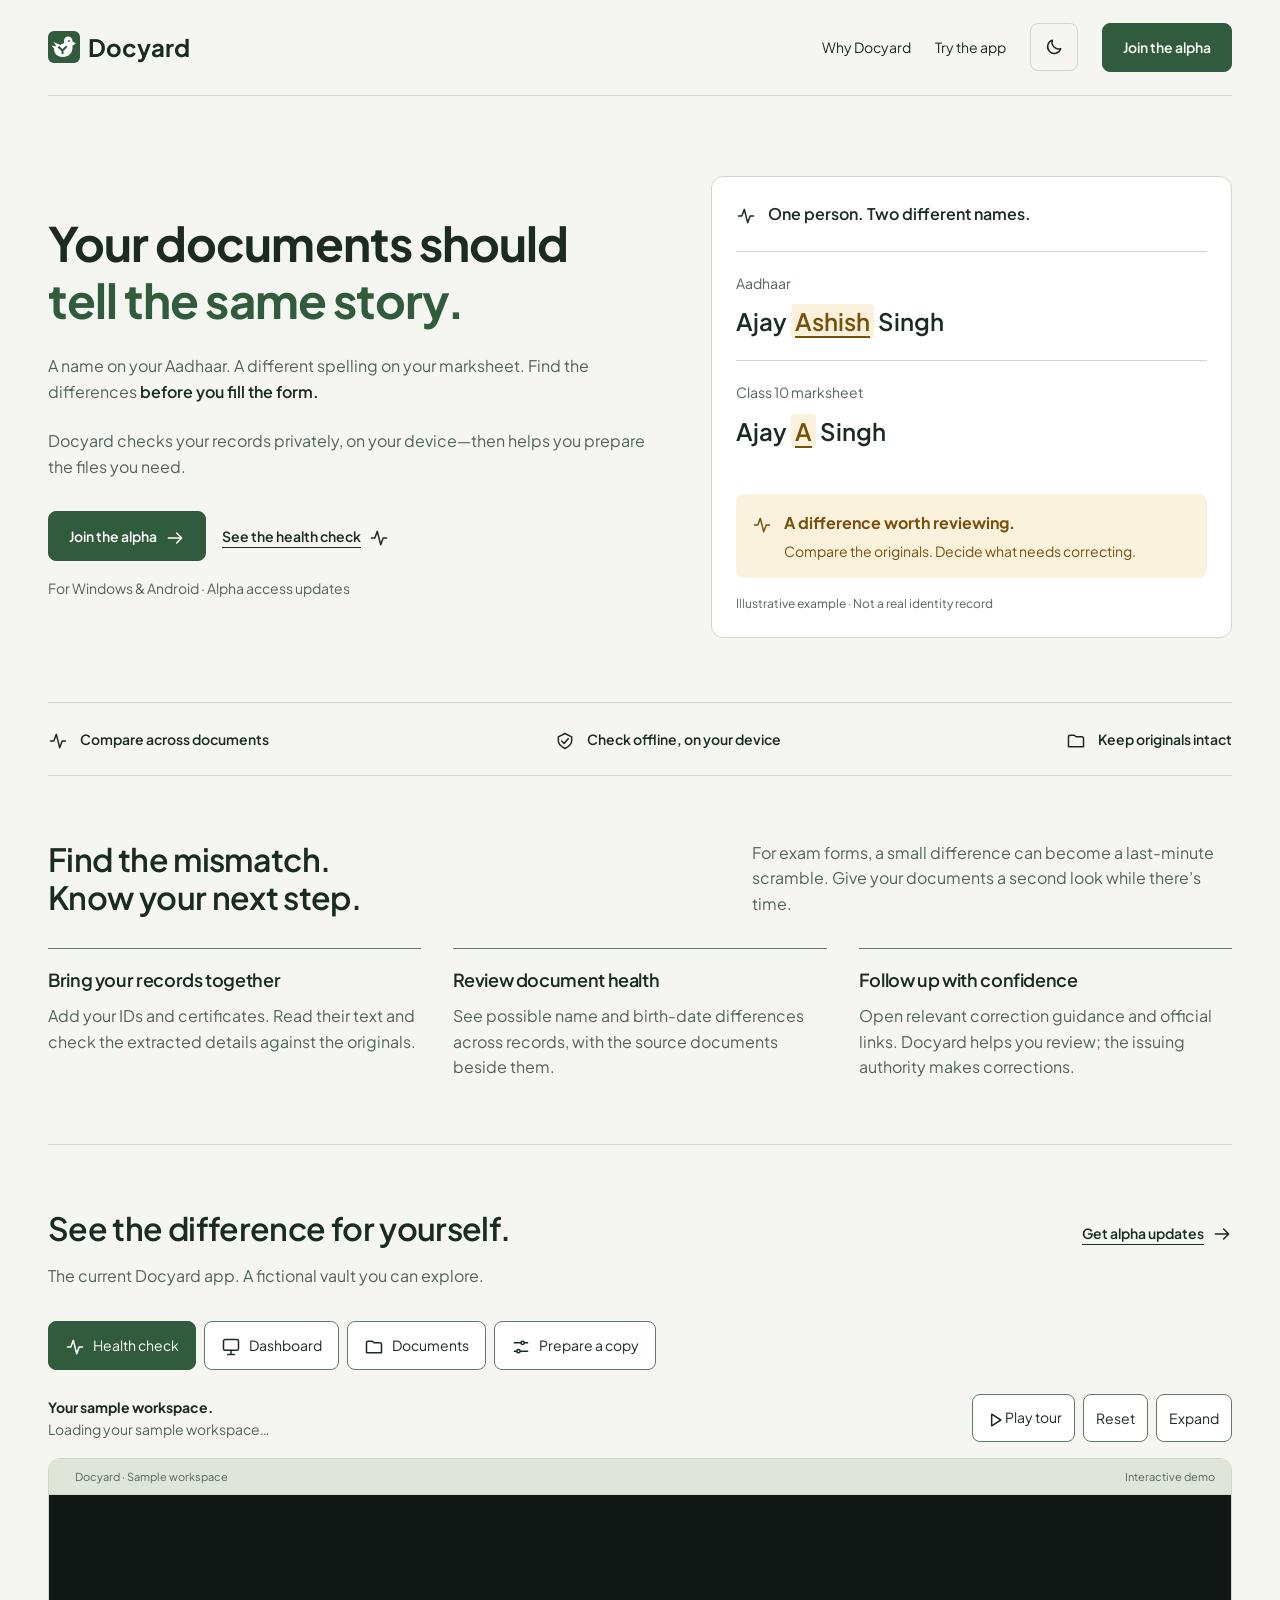
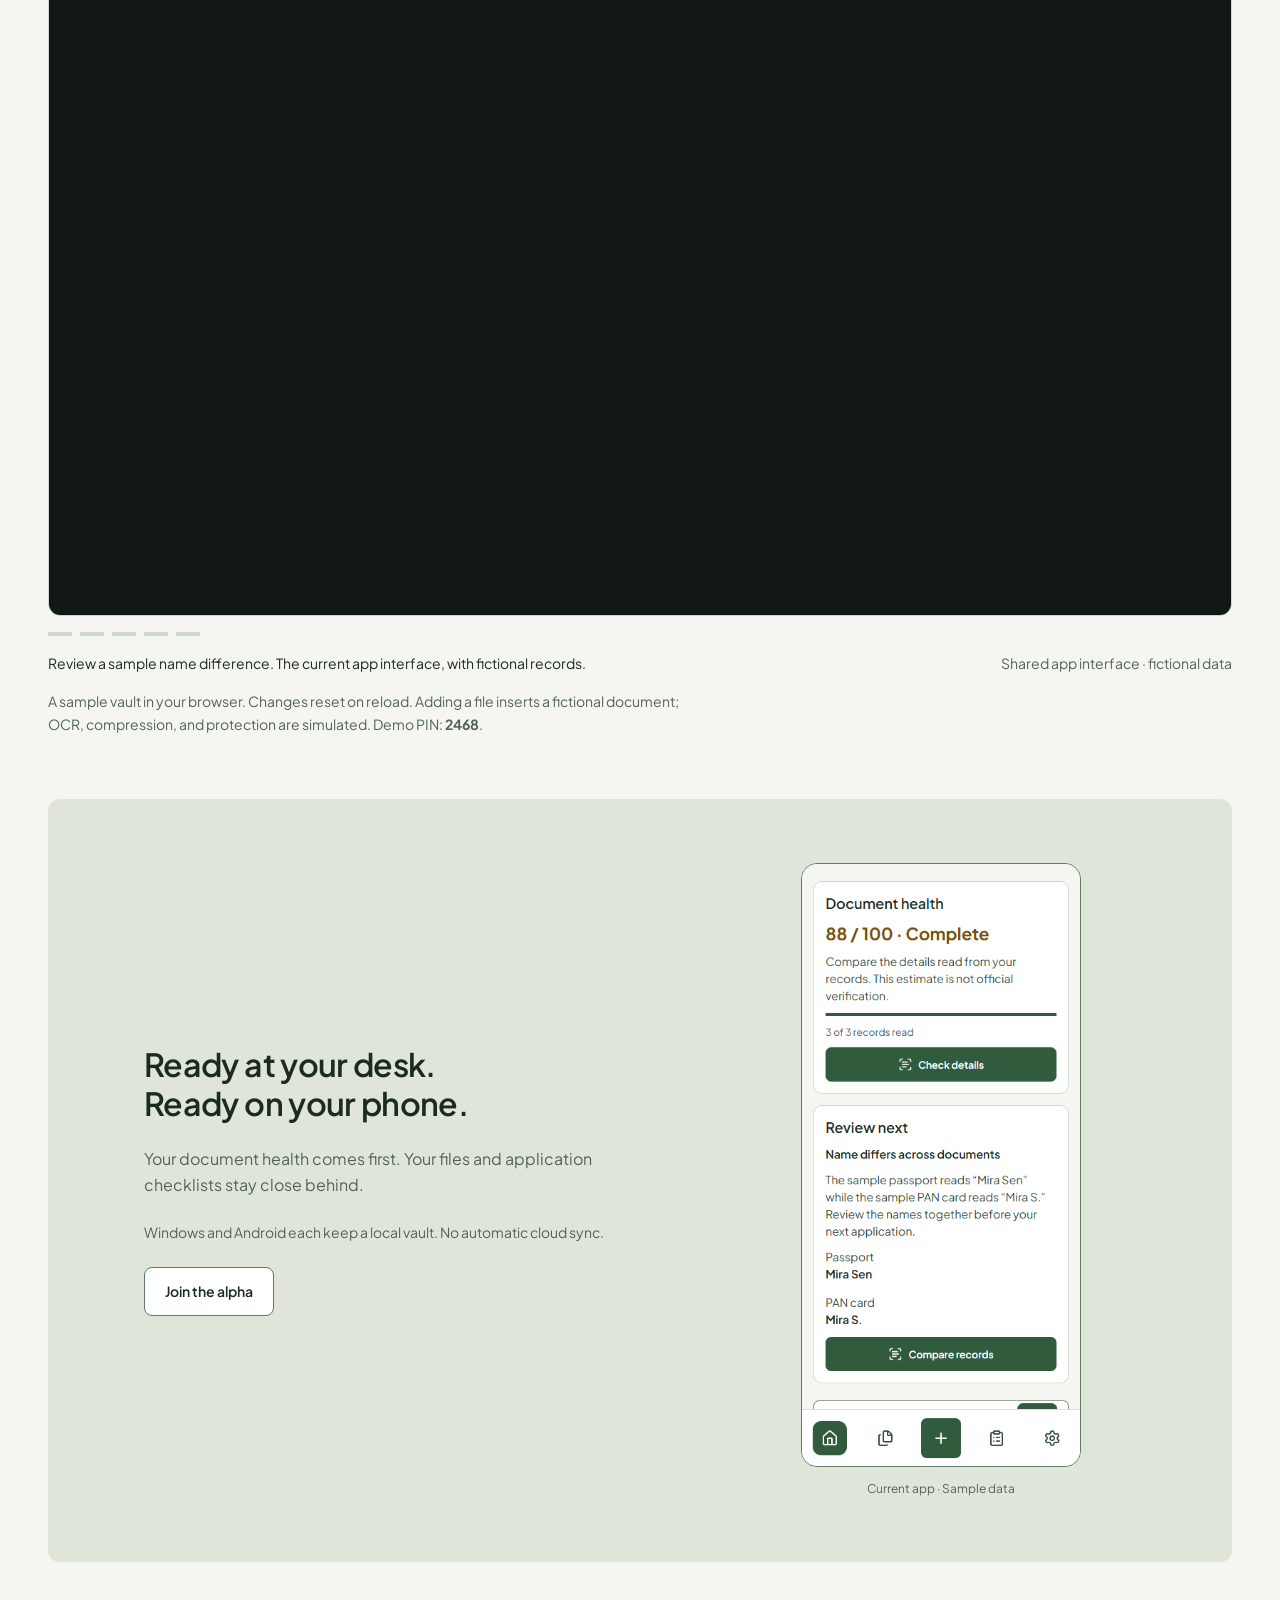
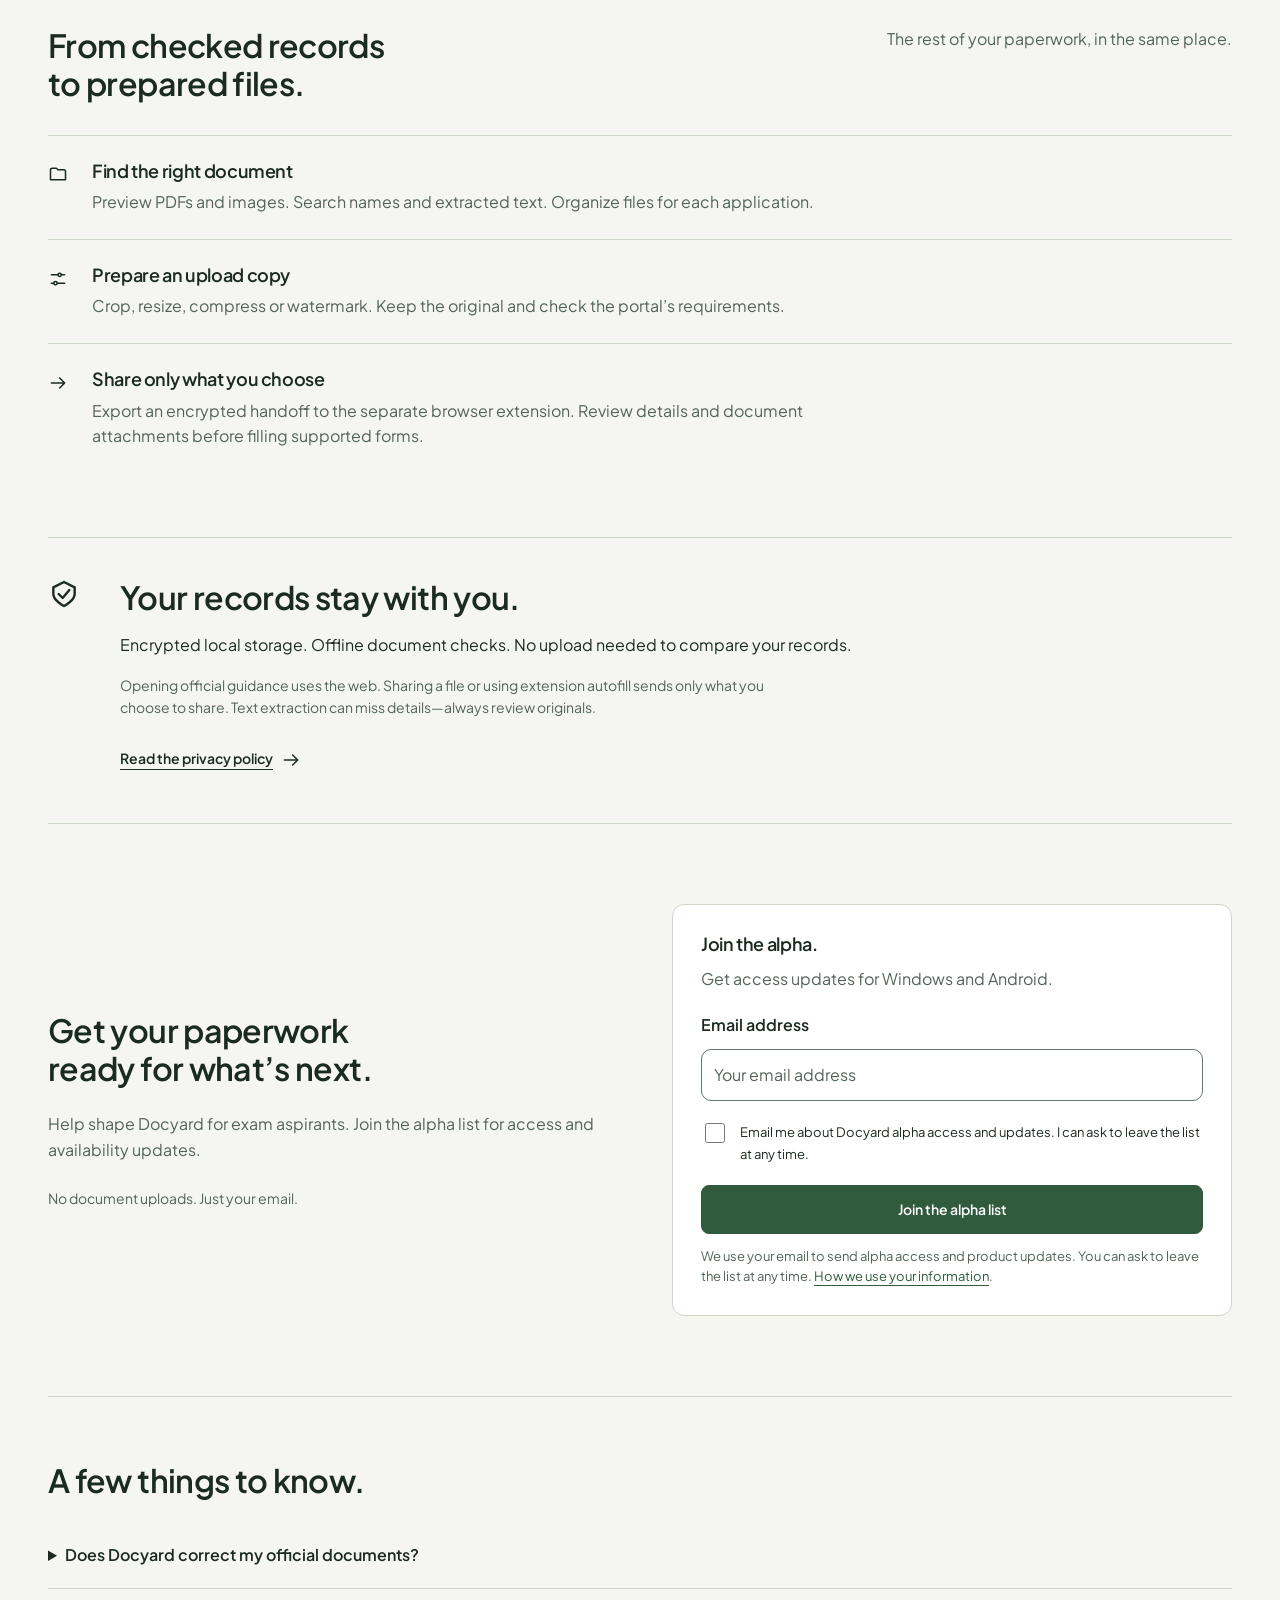
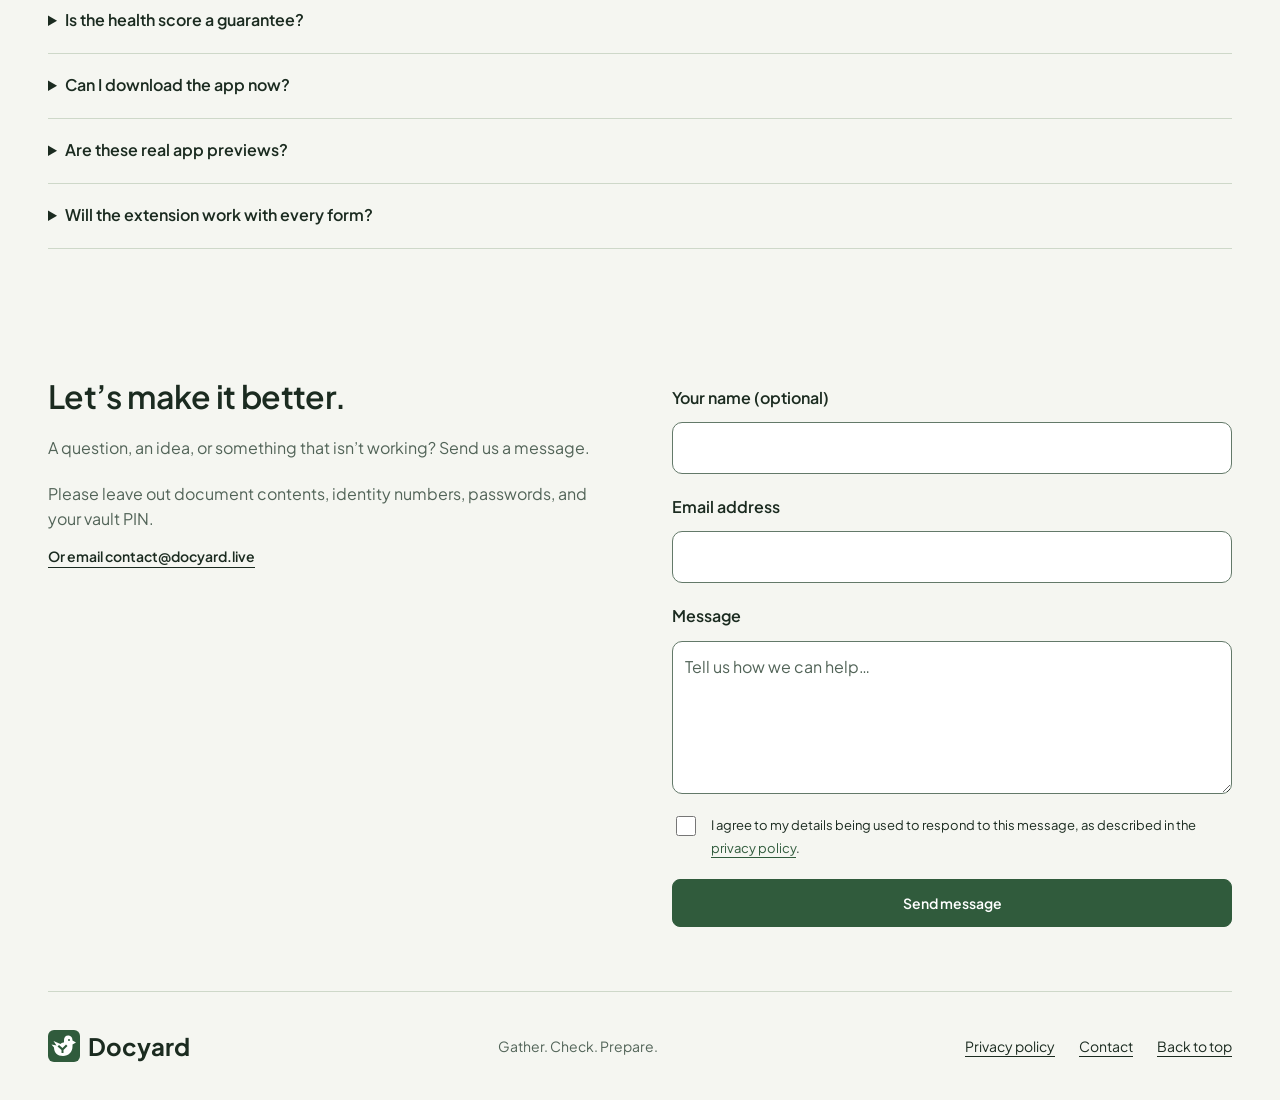
<file: index.html>
<!doctype html>
<html lang="en">
<head>
  <meta charset="utf-8">
  <meta http-equiv="Content-Security-Policy" content="default-src 'self'; script-src 'self' https://challenges.cloudflare.com; style-src 'self' 'unsafe-inline'; img-src 'self' data: blob:; font-src 'self'; connect-src https://qlfanwavhrmddemjoiim.supabase.co https://challenges.cloudflare.com; frame-src 'self' https://challenges.cloudflare.com; object-src 'none'; base-uri 'self'; form-action 'none'">
  <meta name="referrer" content="strict-origin-when-cross-origin">
  <meta name="viewport" content="width=device-width, initial-scale=1, viewport-fit=cover">
  <meta name="theme-color" content="#f5f6f1">
  <meta name="description" content="Catch differences across your documents before an application does. Private, offline document health checks for Windows and Android. Join the Docyard alpha.">
  <title>Docyard — Catch document differences before you apply</title>
  <link rel="icon" href="assets/docyard-mark.svg">
  <link rel="preload" href="assets/plusjakartasans-variable.woff2" as="font" type="font/woff2" crossorigin>
  <link rel="stylesheet" href="styles.css">
  <link rel="stylesheet" href="forms.css">
  <script src="script.js" defer></script><script src="demo-site.js" defer></script><script src="forms-config.js" defer></script><script src="forms.js" defer></script>
</head>
<body>
<a class="skip-link" href="#main">Skip to content</a><div class="reading-progress" aria-hidden="true"></div>
<header class="site-header wrap"><a class="brand" href="#main" aria-label="Docyard home"><img src="assets/docyard-mark.svg" width="32" height="32" alt="">Docyard</a><nav aria-label="Main navigation"><a href="#how-it-works">Why Docyard</a><a href="#tour">Try the app</a><button class="theme-toggle" id="theme-toggle" aria-label="Switch to dark theme"><span data-icon="moon"></span></button><a class="button button-primary" href="#alpha">Join the alpha</a></nav></header>
<main id="main">
<section class="hero wrap" aria-labelledby="hero-title"><div class="hero-copy"><h1 id="hero-title">Your documents should <br><span>tell the same story.</span></h1><p>A name on your Aadhaar. A different spelling on your marksheet. Find the differences <strong>before you fill the form.</strong></p><p>Docyard checks your records privately, on your device—then helps you prepare the files you need.</p><div class="hero-action"><a class="button button-primary" href="#alpha">Join the alpha <span data-icon="arrow-right"></span></a><a class="text-link" href="#tour">See the health check <span data-icon="activity"></span></a></div><p class="availability">For Windows & Android · Alpha access updates</p></div>
<div class="comparison" aria-label="Illustrative document comparison"><div class="comparison-heading"><span data-icon="activity"></span><h2>One person. Two different names.</h2></div><dl><div><dt>Aadhaar</dt><dd>Ajay <mark>Ashish</mark> Singh</dd></div><div><dt>Class 10 marksheet</dt><dd>Ajay <mark>A</mark> Singh</dd></div></dl><div class="finding"><span data-icon="activity"></span><div><strong>A difference worth reviewing.</strong><p>Compare the originals. Decide what needs correcting.</p></div></div><p class="sample-label">Illustrative example · Not a real identity record</p></div>
</section>
<section class="promise-strip wrap" aria-label="Core benefits"><p><span data-icon="activity"></span>Compare across documents</p><p><span data-icon="shield-check"></span>Check offline, on your device</p><p><span data-icon="folder"></span>Keep originals intact</p></section>
<section class="workflow wrap" id="how-it-works"><div class="section-heading"><h2>Find the mismatch.<br>Know your next step.</h2><p>For exam forms, a small difference can become a last-minute scramble. Give your documents a second look while there’s time.</p></div><div class="workflow-list"><article><h3>Bring your records together</h3><p>Add your IDs and certificates. Read their text and check the extracted details against the originals.</p></article><article><h3>Review document health</h3><p>See possible name and birth-date differences across records, with the source documents beside them.</p></article><article><h3>Follow up with confidence</h3><p>Open relevant correction guidance and official links. Docyard helps you review; the issuing authority makes corrections.</p></article></div></section>
<section class="product-section wrap" id="tour" aria-labelledby="tour-title"><div class="section-heading"><div><h2 id="tour-title">See the difference for yourself.</h2><p>The current Docyard app. A fictional vault you can explore.</p></div><a class="text-link" href="#alpha">Get alpha updates <span data-icon="arrow-right"></span></a></div><div class="tour-controls" role="tablist" aria-label="Explore app screens"><button role="tab" id="tab-health" aria-controls="tour-panel" aria-selected="true" data-screen="health"><span data-icon="activity"></span>Health check</button><button role="tab" id="tab-home" aria-controls="tour-panel" aria-selected="false" tabindex="-1" data-screen="home"><span data-icon="monitor"></span>Dashboard</button><button role="tab" id="tab-vault" aria-controls="tour-panel" aria-selected="false" tabindex="-1" data-screen="vault"><span data-icon="folder"></span>Documents</button><button role="tab" id="tab-editor" aria-controls="tour-panel" aria-selected="false" tabindex="-1" data-screen="editor"><span data-icon="sliders"></span>Prepare a copy</button></div>
      <div class="demo-toolbar reveal">
        <div><span class="status-dot"></span><strong>Your sample workspace.</strong><span class="demo-status" id="demo-status">Loading your sample workspace…</span></div>
        <div class="demo-actions"><button id="play-tour" disabled>Play tour</button><button id="reset-demo">Reset</button><button id="expand-demo" aria-expanded="false">Expand</button></div>
      </div>
      <div class="screen-stage reveal" role="tabpanel" id="tour-panel" aria-labelledby="tab-health">
        <div class="screen-window">
          <div class="window-bar"><span class="status-dot" aria-hidden="true"></span><span>Docyard · Sample workspace</span><span class="window-lock">Interactive demo</span></div>
          <div class="app-frame-viewport"><iframe id="app-demo" title="Interactive Docyard sample vault" loading="eager" sandbox="allow-scripts allow-same-origin allow-forms allow-downloads" allow="fullscreen"></iframe><button class="preview-shield" id="preview-shield" aria-label="Expand interactive preview"><span>Expand to try <b aria-hidden="true">↗</b></span></button></div>
        </div>
        <div class="expanded-toolbar"><span class="micro">DOCYARD / SAMPLE VAULT</span><button id="expanded-reset">Reset</button><button class="exit-demo" id="exit-demo">Close preview</button></div>
      </div>
      <p class="preview-hint"><span aria-hidden="true">↕</span> Keep scrolling. Expand when you want to explore.</p>
      <div class="tour-progress" aria-hidden="true"><span></span><span></span><span></span><span></span><span></span></div>
      <div class="screen-caption"><p id="tour-caption" aria-live="polite">Review a sample name difference. The current app interface, with fictional records.</p><span>Shared app interface · fictional data</span></div>
      <p class="demo-disclosure">A sample vault in your browser. Changes reset on reload. Adding a file inserts a fictional document; OCR, compression, and protection are simulated. Demo PIN: <strong>2468</strong>.</p>
      <noscript><p>Enable JavaScript to explore the interactive vault. Alpha information is available below. Contact contact@docyard.live to join the list without JavaScript.</p></noscript>
    </section>

<section class="device-section wrap"><div class="device-heading"><h2>Ready at your desk.<br>Ready on your phone.</h2><p>Your document health comes first. Your files and application checklists stay close behind.</p><p class="device-note">Windows and Android each keep a local vault. No automatic cloud sync.</p><a class="button button-secondary" href="#alpha">Join the alpha</a></div><figure class="phone-preview"><img src="assets/previews/home-phone.png" width="390" height="844" loading="lazy" alt="Current Docyard phone dashboard showing document health and the next review action with fictional records"><figcaption>Current app · Sample data</figcaption></figure></section>
<section class="supporting wrap"><div class="section-heading"><h2>From checked records<br>to prepared files.</h2><p>The rest of your paperwork, in the same place.</p></div><div class="feature-list"><article><span data-icon="folder"></span><div><h3>Find the right document</h3><p>Preview PDFs and images. Search names and extracted text. Organize files for each application.</p></div></article><article><span data-icon="sliders"></span><div><h3>Prepare an upload copy</h3><p>Crop, resize, compress or watermark. Keep the original and check the portal’s requirements.</p></div></article><article><span data-icon="arrow-right"></span><div><h3>Share only what you choose</h3><p>Export an encrypted handoff to the separate browser extension. Review details and document attachments before filling supported forms.</p></div></article></div></section>
<section class="privacy-section wrap" id="principles"><span data-icon="shield-check"></span><div><h2>Your records stay with you.</h2><p>Encrypted local storage. Offline document checks. No upload needed to compare your records.</p><p class="fine-print">Opening official guidance uses the web. Sharing a file or using extension autofill sends only what you choose to share. Text extraction can miss details—always review originals.</p><a class="text-link" href="privacy-policy/index.html">Read the privacy policy <span data-icon="arrow-right"></span></a></div></section>
<section class="beta-section wrap" id="alpha" aria-labelledby="beta-title"><div class="beta-intro"><h2 id="beta-title">Get your paperwork<br>ready for what’s next.</h2><p>Help shape Docyard for exam aspirants. Join the alpha list for access and availability updates.</p><p class="fine-print">No document uploads. Just your email.</p></div>        <form class="site-form signup-form" data-kind="signup" aria-label="Alpha updates">
          <h3>Join the alpha.</h3><p>Get access updates for Windows and Android.</p>
          <label for="signup-email">Email address</label><input id="signup-email" name="email" type="email" autocomplete="email" maxlength="254" placeholder="Your email address" required>
          <label class="consent"><input name="consent" type="checkbox" required><span>Email me about Docyard alpha access and updates. I can ask to leave the list at any time.</span></label>
          <label class="form-trap" aria-hidden="true">Leave this empty<input name="website" tabindex="-1" autocomplete="off"></label>
          <div class="captcha"></div><button class="button button-primary" type="submit">Join the alpha list</button><p class="form-status" role="status" aria-live="polite"></p>
          <p class="form-note">We use your email to send alpha access and product updates. You can ask to leave the list at any time. <a href="privacy-policy/index.html#website">How we use your information</a>.</p>
        </form>
</section>
<section class="faq wrap" aria-label="Alpha questions"><h2>A few things to know.</h2><details><summary>Does Docyard correct my official documents?</summary><p>No. It flags possible differences for your review and offers relevant guidance. Corrections happen through the issuing authority.</p></details><details><summary>Is the health score a guarantee?</summary><p>No. It reflects the records and extracted details available to the app. It does not confirm authenticity, eligibility or acceptance by a portal.</p></details><details><summary>Can I download the app now?</summary><p>Public downloads are not offered on this alpha page. Join the list for access updates.</p></details><details><summary>Are these real app previews?</summary><p>Yes. The demo uses the current app interface with fictional records. OCR, compression and encryption are simulated in the browser. Changes reset on reload.</p></details><details><summary>Will the extension work with every form?</summary><p>No. It supports compatible form fields after you review what to share. Some uploads need manual steps. Android needs an extension-capable browser; regular Android Chrome does not support extensions.</p></details></section>
    <section class="contact-section wrap" id="contact" aria-labelledby="contact-title">
      <div><h2 id="contact-title">Let’s make it better.</h2><p>A question, an idea, or something that isn’t working? Send us a message.</p><p>Please leave out document contents, identity numbers, passwords, and your vault PIN.</p><a class="text-link" href="mailto:contact@docyard.live">Or email contact@docyard.live</a></div>
      <form class="site-form" data-kind="contact" aria-label="Contact DocYard">
        <label for="contact-name">Your name <span>(optional)</span></label><input id="contact-name" name="name" autocomplete="name" maxlength="100">
        <label for="contact-email">Email address</label><input id="contact-email" name="email" type="email" autocomplete="email" maxlength="254" required>
        <label for="contact-message">Message</label><textarea id="contact-message" name="message" rows="5" minlength="10" maxlength="3000" required placeholder="Tell us how we can help…"></textarea>
        <label class="consent"><input name="consent" type="checkbox" required><span>I agree to my details being used to respond to this message, as described in the <a href="privacy-policy/index.html#website">privacy policy</a>.</span></label>
        <label class="form-trap" aria-hidden="true">Leave this empty<input name="website" tabindex="-1" autocomplete="off"></label><div class="captcha"></div>
        <button class="button button-primary" type="submit">Send message</button><p class="form-status" role="status" aria-live="polite"></p>
      </form>
    </section>
</main><footer class="wrap site-footer"><a class="brand" href="#main"><img src="assets/docyard-mark.svg" width="32" height="32" alt="">Docyard</a><p>Gather. Check. Prepare.</p><nav aria-label="Footer"><a href="privacy-policy/index.html">Privacy policy</a><a href="#contact">Contact</a><a href="#main">Back to top</a></nav></footer></body></html>
</file>
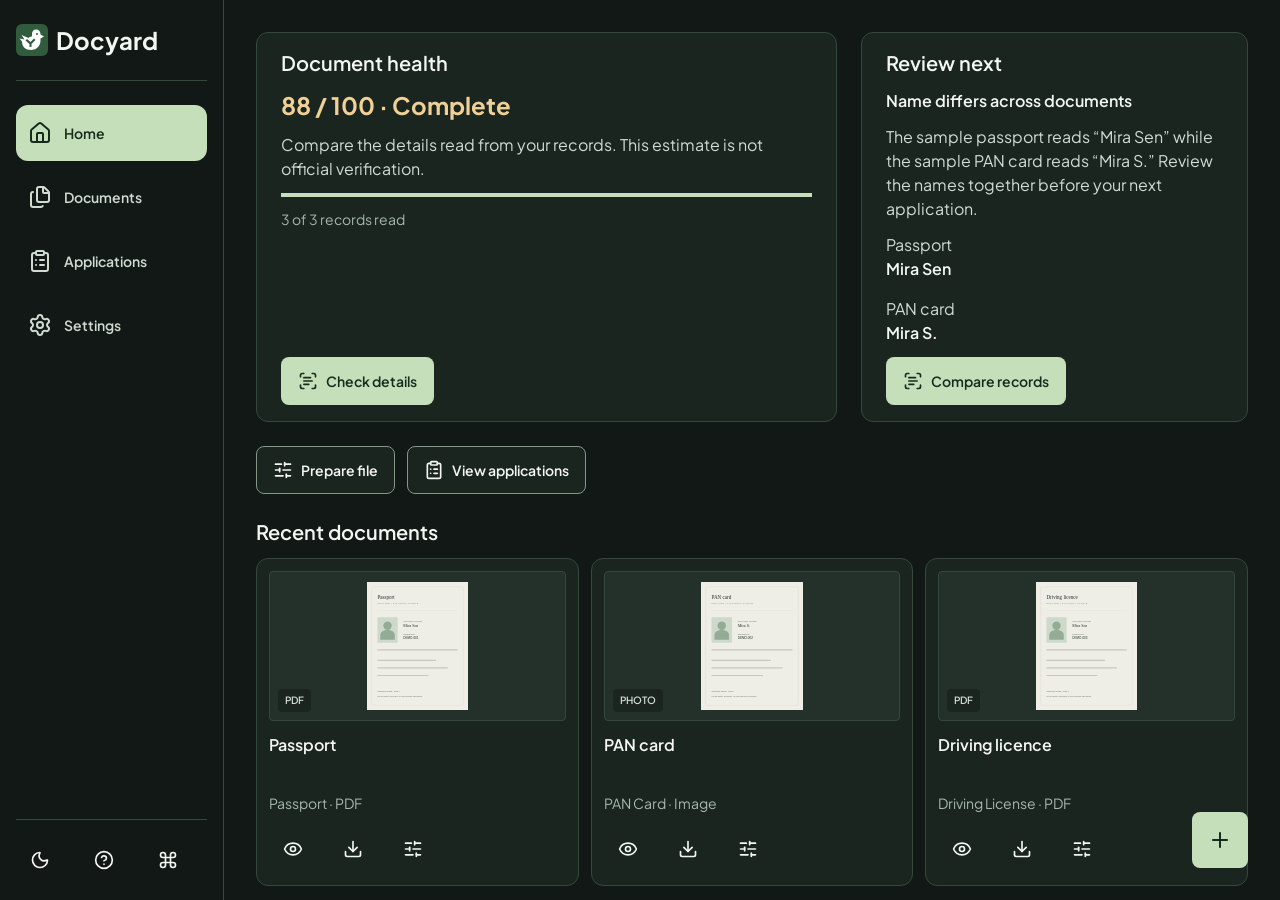
<file: demo/index.html>
<!doctype html>
<html lang="en" class="dark">
<head>
  <meta charset="utf-8">
  <meta name="viewport" content="width=device-width, initial-scale=1, viewport-fit=cover">
  <meta name="robots" content="noindex">
  <meta http-equiv="Content-Security-Policy" content="default-src 'self'; script-src 'self'; style-src 'self' 'unsafe-inline'; img-src 'self' data: blob:; font-src 'self'; connect-src 'none'; object-src 'none'; base-uri 'none'">
  <title>Docyard — interactive sample vault</title>
  <script type="module" crossorigin src="./assets/index-BD5O5wnQ.js"></script>
  <link rel="modulepreload" crossorigin href="./assets/jsx-runtime-CXUMngI_.js">
  <link rel="stylesheet" crossorigin href="./assets/index-fHcsa_qd.css">
</head>
<body><div id="root"></div></body>
</html>
</file>
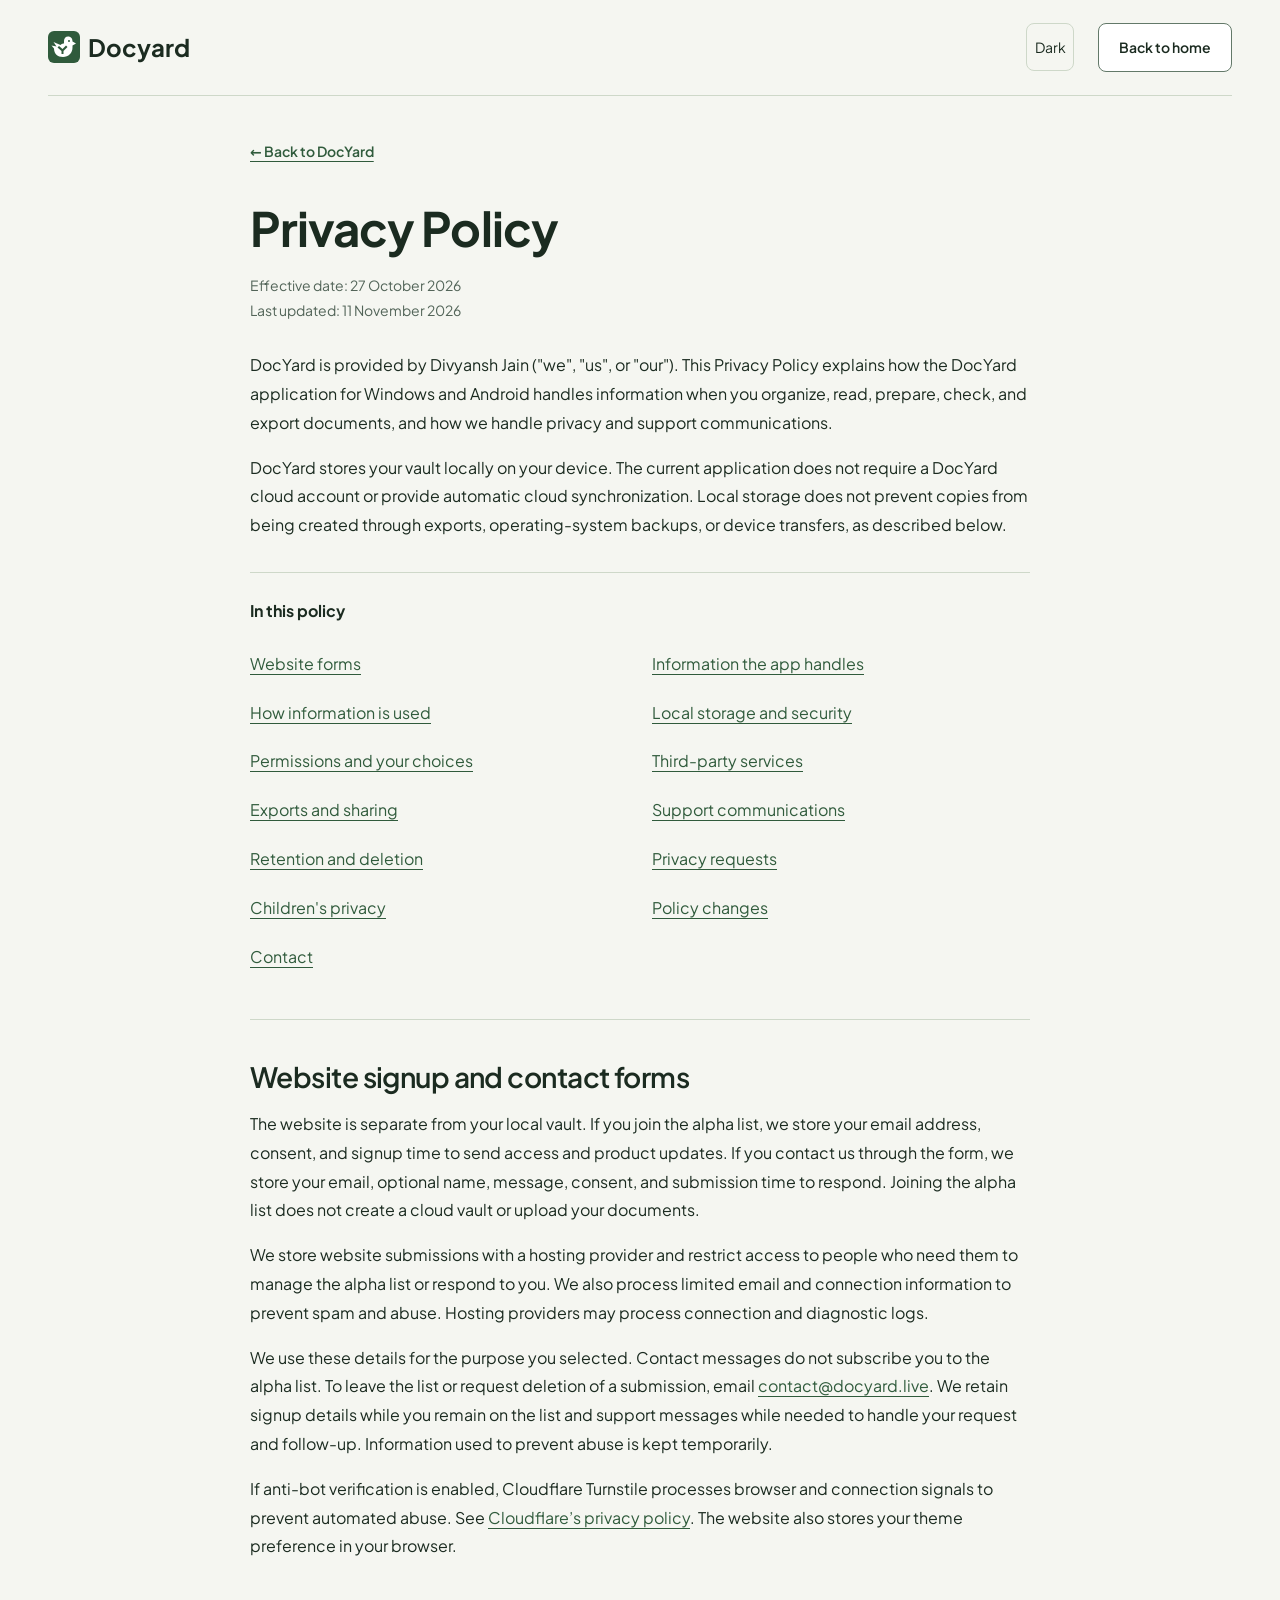
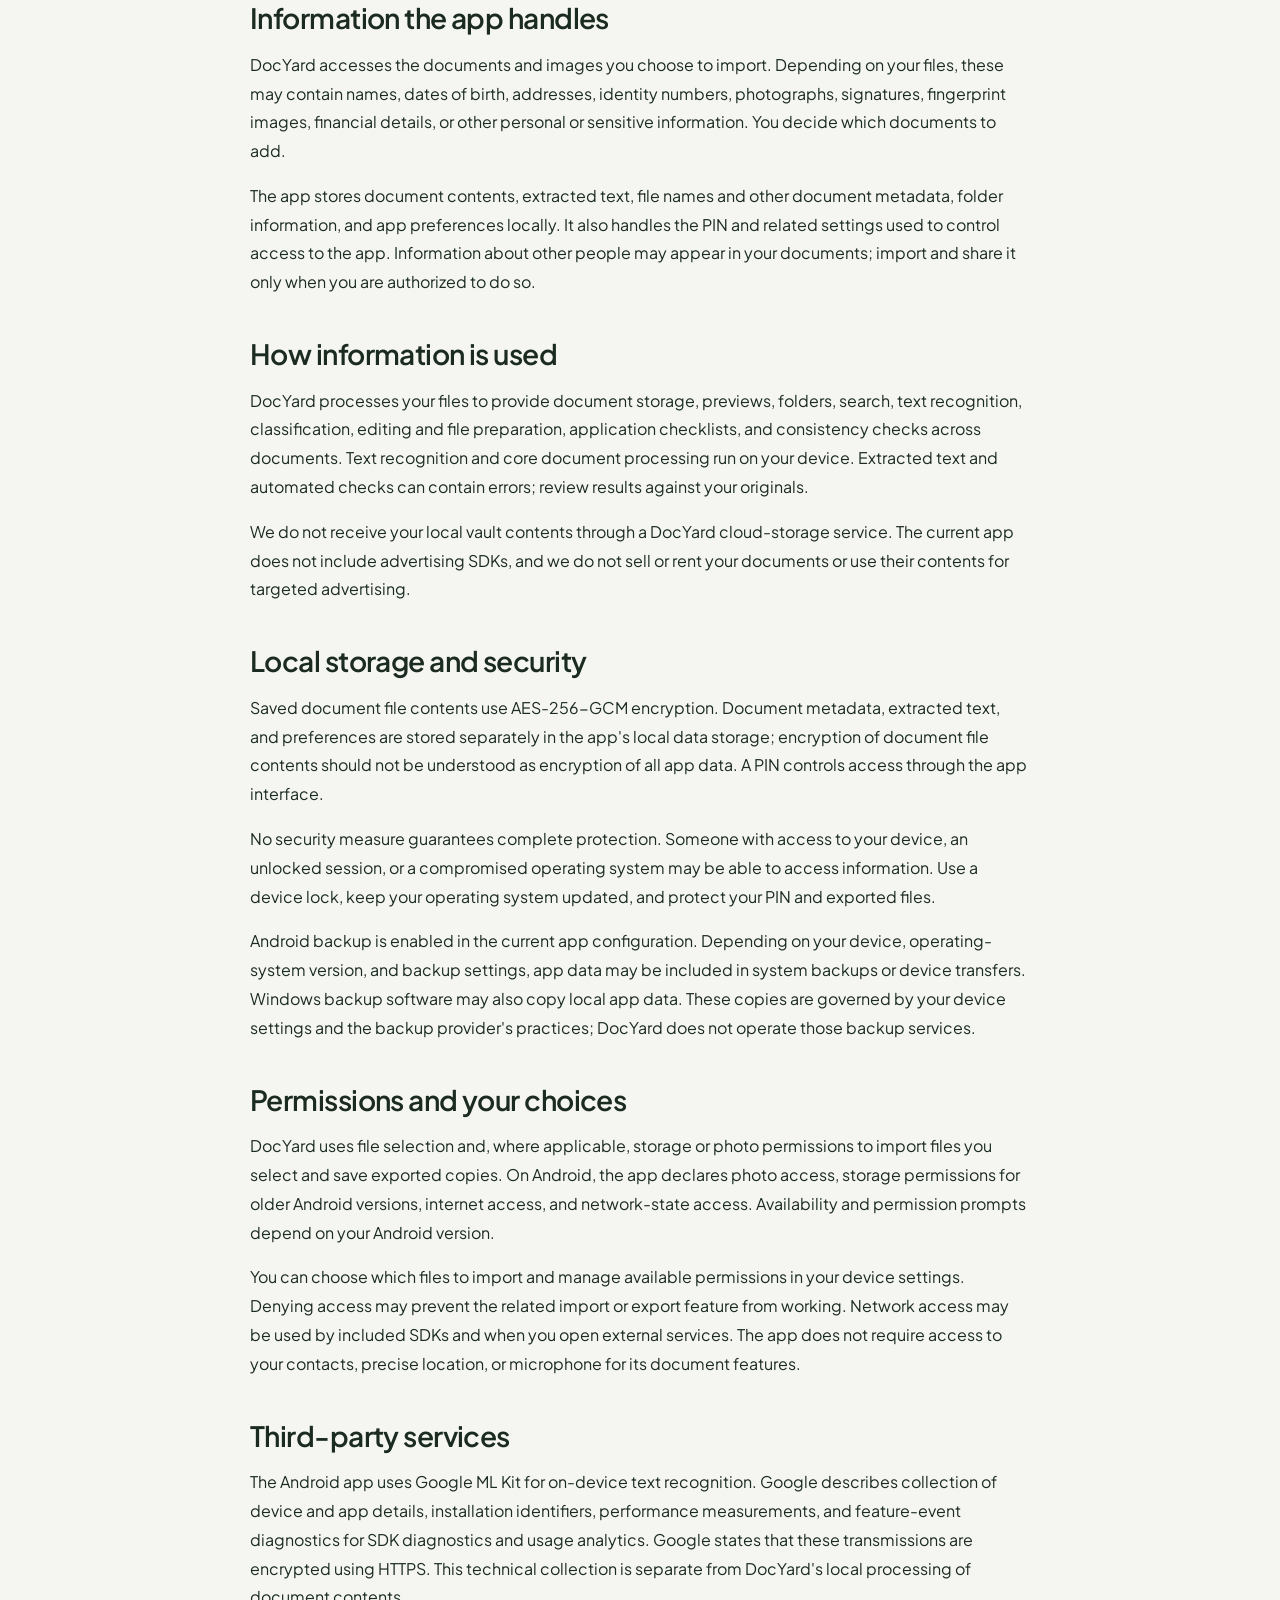
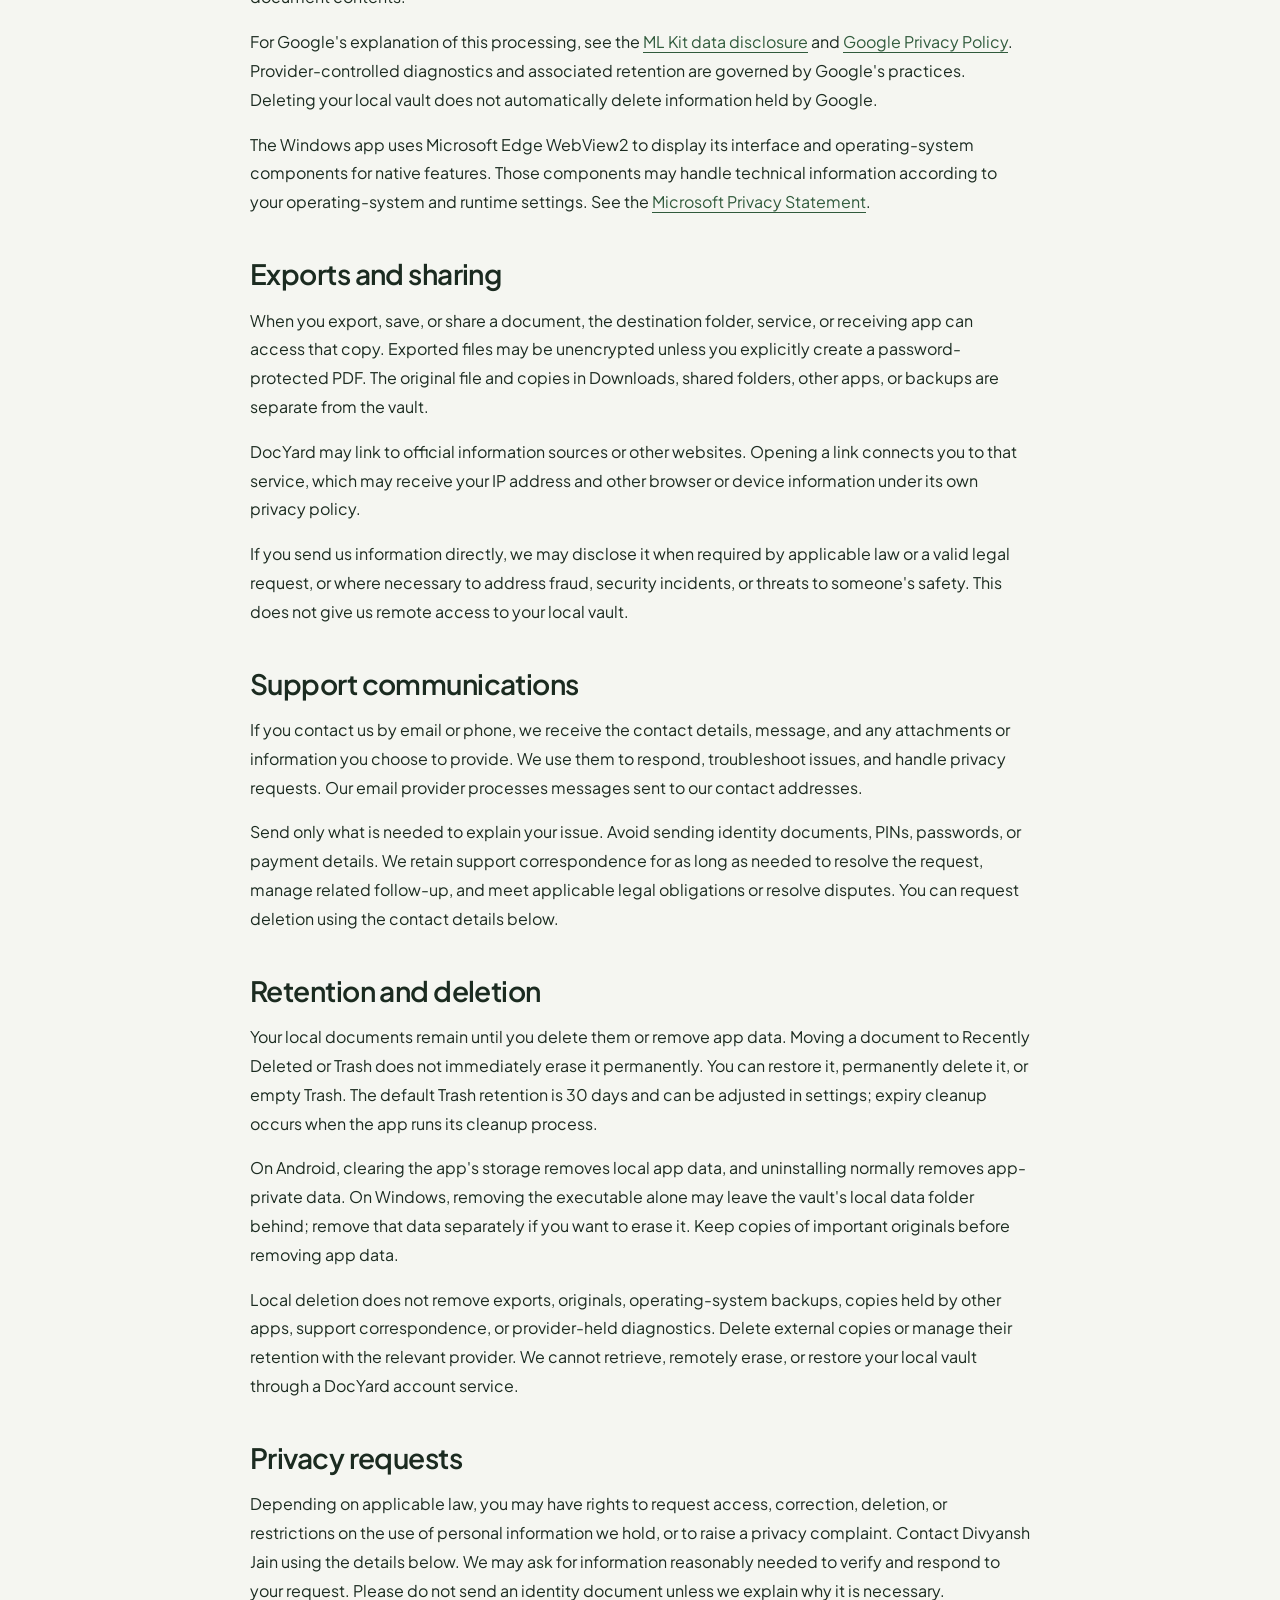
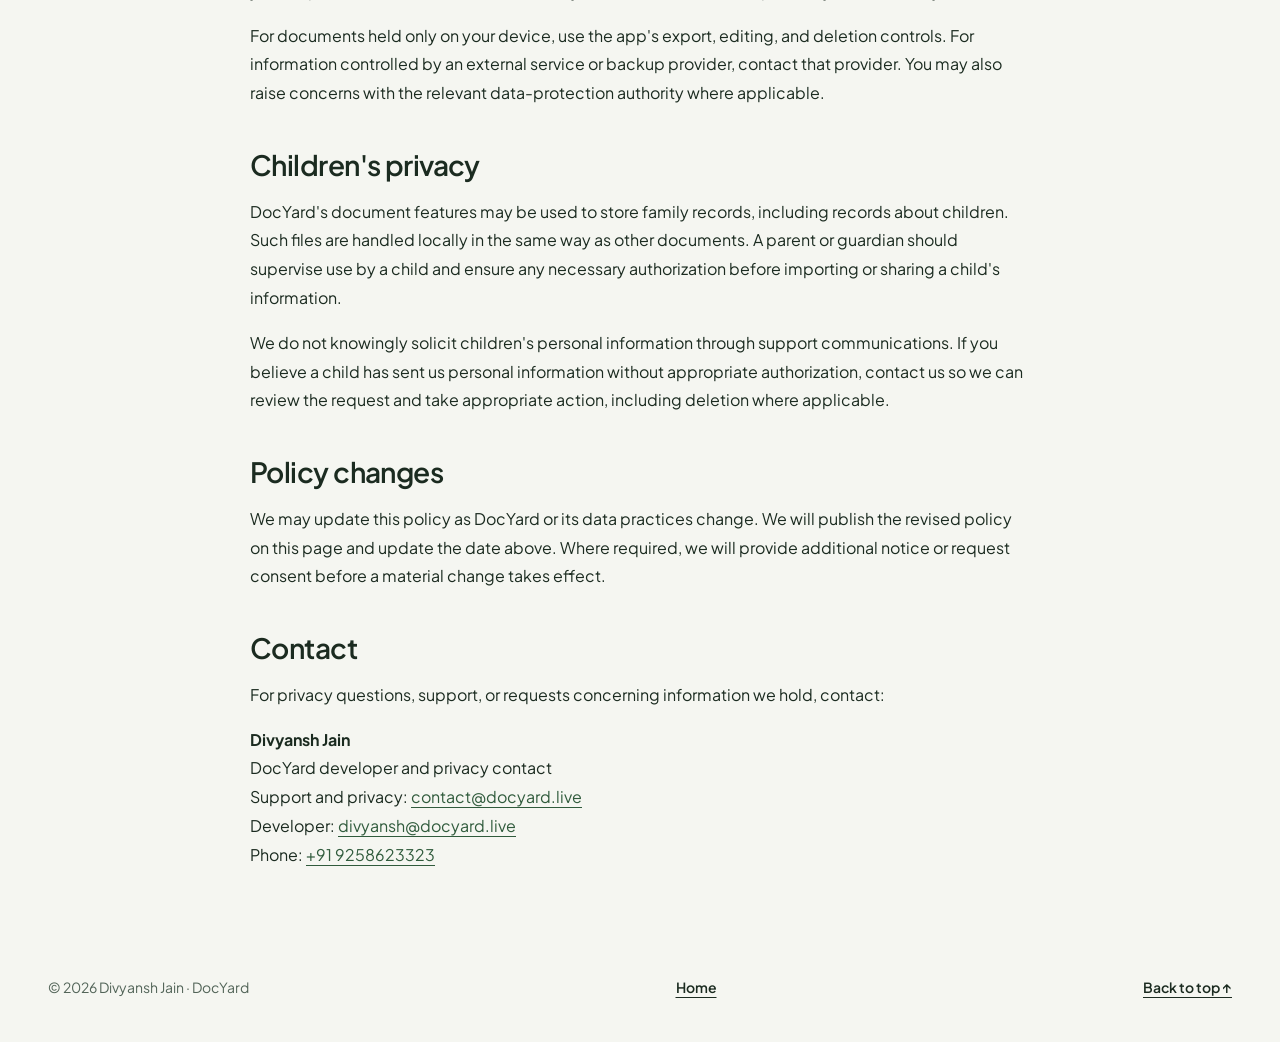
<file: privacy-policy/index.html>
<!doctype html>
<html lang="en">
<head>
  <meta charset="utf-8">
  <meta http-equiv="Content-Security-Policy" content="default-src 'self'; script-src 'self' https://challenges.cloudflare.com; style-src 'self' 'unsafe-inline'; img-src 'self' data: blob:; font-src 'self'; connect-src https://qlfanwavhrmddemjoiim.supabase.co https://challenges.cloudflare.com; frame-src 'self' https://challenges.cloudflare.com; object-src 'none'; base-uri 'self'; form-action 'none'">
  <meta name="referrer" content="strict-origin-when-cross-origin">
  <meta name="viewport" content="width=device-width, initial-scale=1">
  <meta name="theme-color" content="#111816">
  <meta name="description" content="DocYard Privacy Policy: how the Windows and Android application handles documents, local storage, permissions, diagnostics, and privacy requests.">
  <title>Privacy Policy — DocYard</title>
  <link rel="stylesheet" href="../styles.css"><link rel="stylesheet" href="../forms.css">
  <script src="../privacy.js" defer></script>
</head>
<body class="privacy-page">
  <a class="skip-link" href="#main">Skip to privacy policy</a>
  <header class="site-header wrap"><a class="brand" href="../index.html"><img src="../assets/docyard-mark.svg" width="32" height="32" alt="">Docyard</a><nav aria-label="Main navigation"><button class="theme-toggle" id="theme-toggle" aria-label="Switch theme">Theme</button><a class="button button-secondary" href="../index.html">Back to home</a></nav></header>
  <main id="main" class="wrap policy-content">
    <a class="text-link" href="../index.html">← Back to DocYard</a>
    <h1>Privacy Policy</h1>
    <p class="dates"><span>Effective date: <time datetime="2026-10-27">27 October 2026</time></span><span>Last updated: <time datetime="2026-11-11">11 November 2026</time></span></p>
    <p>DocYard is provided by Divyansh Jain ("we", "us", or "our"). This Privacy Policy explains how the DocYard application for Windows and Android handles information when you organize, read, prepare, check, and export documents, and how we handle privacy and support communications.</p>
    <p>DocYard stores your vault locally on your device. The current application does not require a DocYard cloud account or provide automatic cloud synchronization. Local storage does not prevent copies from being created through exports, operating-system backups, or device transfers, as described below.</p>

    <nav aria-label="Privacy policy contents">
      <strong>In this policy</strong>
      <ul>
        <li><a href="#website">Website forms</a></li>
        <li><a href="#information">Information the app handles</a></li>
        <li><a href="#uses">How information is used</a></li>
        <li><a href="#storage">Local storage and security</a></li>
        <li><a href="#permissions">Permissions and your choices</a></li>
        <li><a href="#services">Third-party services</a></li>
        <li><a href="#sharing">Exports and sharing</a></li>
        <li><a href="#support">Support communications</a></li>
        <li><a href="#deletion">Retention and deletion</a></li>
        <li><a href="#rights">Privacy requests</a></li>
        <li><a href="#children">Children's privacy</a></li>
        <li><a href="#changes">Policy changes</a></li>
        <li><a href="#contact">Contact</a></li>
      </ul>
    </nav>

    <section id="website" aria-labelledby="website-title"><h2 id="website-title">Website signup and contact forms</h2>
      <p>The website is separate from your local vault. If you join the alpha list, we store your email address, consent, and signup time to send access and product updates. If you contact us through the form, we store your email, optional name, message, consent, and submission time to respond. Joining the alpha list does not create a cloud vault or upload your documents.</p>
      <p>We store website submissions with a hosting provider and restrict access to people who need them to manage the alpha list or respond to you. We also process limited email and connection information to prevent spam and abuse. Hosting providers may process connection and diagnostic logs.</p>
      <p>We use these details for the purpose you selected. Contact messages do not subscribe you to the alpha list. To leave the list or request deletion of a submission, email <a href="mailto:contact@docyard.live">contact@docyard.live</a>. We retain signup details while you remain on the list and support messages while needed to handle your request and follow-up. Information used to prevent abuse is kept temporarily.</p>
      <p>If anti-bot verification is enabled, Cloudflare Turnstile processes browser and connection signals to prevent automated abuse. See <a href="https://www.cloudflare.com/privacypolicy/">Cloudflare’s privacy policy</a>. The website also stores your theme preference in your browser.</p>
    </section>

    <section id="information" aria-labelledby="information-title">
      <h2 id="information-title">Information the app handles</h2>
      <p>DocYard accesses the documents and images you choose to import. Depending on your files, these may contain names, dates of birth, addresses, identity numbers, photographs, signatures, fingerprint images, financial details, or other personal or sensitive information. You decide which documents to add.</p>
      <p>The app stores document contents, extracted text, file names and other document metadata, folder information, and app preferences locally. It also handles the PIN and related settings used to control access to the app. Information about other people may appear in your documents; import and share it only when you are authorized to do so.</p>
    </section>

    <section id="uses" aria-labelledby="uses-title">
      <h2 id="uses-title">How information is used</h2>
      <p>DocYard processes your files to provide document storage, previews, folders, search, text recognition, classification, editing and file preparation, application checklists, and consistency checks across documents. Text recognition and core document processing run on your device. Extracted text and automated checks can contain errors; review results against your originals.</p>
      <p>We do not receive your local vault contents through a DocYard cloud-storage service. The current app does not include advertising SDKs, and we do not sell or rent your documents or use their contents for targeted advertising.</p>
    </section>

    <section id="storage" aria-labelledby="storage-title">
      <h2 id="storage-title">Local storage and security</h2>
      <p>Saved document file contents use AES-256-GCM encryption. Document metadata, extracted text, and preferences are stored separately in the app's local data storage; encryption of document file contents should not be understood as encryption of all app data. A PIN controls access through the app interface.</p>
      <p>No security measure guarantees complete protection. Someone with access to your device, an unlocked session, or a compromised operating system may be able to access information. Use a device lock, keep your operating system updated, and protect your PIN and exported files.</p>
      <p>Android backup is enabled in the current app configuration. Depending on your device, operating-system version, and backup settings, app data may be included in system backups or device transfers. Windows backup software may also copy local app data. These copies are governed by your device settings and the backup provider's practices; DocYard does not operate those backup services.</p>
    </section>

    <section id="permissions" aria-labelledby="permissions-title">
      <h2 id="permissions-title">Permissions and your choices</h2>
      <p>DocYard uses file selection and, where applicable, storage or photo permissions to import files you select and save exported copies. On Android, the app declares photo access, storage permissions for older Android versions, internet access, and network-state access. Availability and permission prompts depend on your Android version.</p>
      <p>You can choose which files to import and manage available permissions in your device settings. Denying access may prevent the related import or export feature from working. Network access may be used by included SDKs and when you open external services. The app does not require access to your contacts, precise location, or microphone for its document features.</p>
    </section>

    <section id="services" aria-labelledby="services-title">
      <h2 id="services-title">Third-party services</h2>
      <p>The Android app uses Google ML Kit for on-device text recognition. Google describes collection of device and app details, installation identifiers, performance measurements, and feature-event diagnostics for SDK diagnostics and usage analytics. Google states that these transmissions are encrypted using HTTPS. This technical collection is separate from DocYard's local processing of document contents.</p>
      <p>For Google's explanation of this processing, see the <a href="https://developers.google.com/ml-kit/android-data-disclosure">ML Kit data disclosure</a> and <a href="https://policies.google.com/privacy">Google Privacy Policy</a>. Provider-controlled diagnostics and associated retention are governed by Google's practices. Deleting your local vault does not automatically delete information held by Google.</p>
      <p>The Windows app uses Microsoft Edge WebView2 to display its interface and operating-system components for native features. Those components may handle technical information according to your operating-system and runtime settings. See the <a href="https://privacy.microsoft.com/privacystatement">Microsoft Privacy Statement</a>.</p>
    </section>

    <section id="sharing" aria-labelledby="sharing-title">
      <h2 id="sharing-title">Exports and sharing</h2>
      <p>When you export, save, or share a document, the destination folder, service, or receiving app can access that copy. Exported files may be unencrypted unless you explicitly create a password-protected PDF. The original file and copies in Downloads, shared folders, other apps, or backups are separate from the vault.</p>
      <p>DocYard may link to official information sources or other websites. Opening a link connects you to that service, which may receive your IP address and other browser or device information under its own privacy policy.</p>
      <p>If you send us information directly, we may disclose it when required by applicable law or a valid legal request, or where necessary to address fraud, security incidents, or threats to someone's safety. This does not give us remote access to your local vault.</p>
    </section>

    <section id="support" aria-labelledby="support-title">
      <h2 id="support-title">Support communications</h2>
      <p>If you contact us by email or phone, we receive the contact details, message, and any attachments or information you choose to provide. We use them to respond, troubleshoot issues, and handle privacy requests. Our email provider processes messages sent to our contact addresses.</p>
      <p>Send only what is needed to explain your issue. Avoid sending identity documents, PINs, passwords, or payment details. We retain support correspondence for as long as needed to resolve the request, manage related follow-up, and meet applicable legal obligations or resolve disputes. You can request deletion using the contact details below.</p>
    </section>

    <section id="deletion" aria-labelledby="deletion-title">
      <h2 id="deletion-title">Retention and deletion</h2>
      <p>Your local documents remain until you delete them or remove app data. Moving a document to Recently Deleted or Trash does not immediately erase it permanently. You can restore it, permanently delete it, or empty Trash. The default Trash retention is 30 days and can be adjusted in settings; expiry cleanup occurs when the app runs its cleanup process.</p>
      <p>On Android, clearing the app's storage removes local app data, and uninstalling normally removes app-private data. On Windows, removing the executable alone may leave the vault's local data folder behind; remove that data separately if you want to erase it. Keep copies of important originals before removing app data.</p>
      <p>Local deletion does not remove exports, originals, operating-system backups, copies held by other apps, support correspondence, or provider-held diagnostics. Delete external copies or manage their retention with the relevant provider. We cannot retrieve, remotely erase, or restore your local vault through a DocYard account service.</p>
    </section>

    <section id="rights" aria-labelledby="rights-title">
      <h2 id="rights-title">Privacy requests</h2>
      <p>Depending on applicable law, you may have rights to request access, correction, deletion, or restrictions on the use of personal information we hold, or to raise a privacy complaint. Contact Divyansh Jain using the details below. We may ask for information reasonably needed to verify and respond to your request. Please do not send an identity document unless we explain why it is necessary.</p>
      <p>For documents held only on your device, use the app's export, editing, and deletion controls. For information controlled by an external service or backup provider, contact that provider. You may also raise concerns with the relevant data-protection authority where applicable.</p>
    </section>

    <section id="children" aria-labelledby="children-title">
      <h2 id="children-title">Children's privacy</h2>
      <p>DocYard's document features may be used to store family records, including records about children. Such files are handled locally in the same way as other documents. A parent or guardian should supervise use by a child and ensure any necessary authorization before importing or sharing a child's information.</p>
      <p>We do not knowingly solicit children's personal information through support communications. If you believe a child has sent us personal information without appropriate authorization, contact us so we can review the request and take appropriate action, including deletion where applicable.</p>
    </section>

    <section id="changes" aria-labelledby="changes-title">
      <h2 id="changes-title">Policy changes</h2>
      <p>We may update this policy as DocYard or its data practices change. We will publish the revised policy on this page and update the date above. Where required, we will provide additional notice or request consent before a material change takes effect.</p>
    </section>

    <section id="contact" aria-labelledby="contact-title">
      <h2 id="contact-title">Contact</h2>
      <p>For privacy questions, support, or requests concerning information we hold, contact:</p>
      <address>
        <strong>Divyansh Jain</strong><br>
        DocYard developer and privacy contact<br>
        Support and privacy: <a href="mailto:contact@docyard.live">contact@docyard.live</a><br>
        Developer: <a href="mailto:divyansh@docyard.live">divyansh@docyard.live</a><br>
        Phone: <a href="tel:+919258623323">+91 9258623323</a>
      </address>
    </section>
  </main>
  <footer class="wrap site-footer"><p>&copy; 2026 Divyansh Jain · DocYard</p><a class="text-link" href="../index.html">Home</a><a class="text-link" href="#main">Back to top ↑</a></footer>
</body>
</html>
</file>
<file: styles.css>
@font-face{font-family:Jakarta;src:url('assets/plusjakartasans-variable.woff2') format('woff2');font-weight:200 800;font-display:swap}
:root{color-scheme:light;--bg:#f5f6f1;--surface:#fff;--secondary:#dfe6d9;--input:#fff;--line:#ced8c9;--control-border:#637969;--text:#1b2b20;--muted:#526458;--sage:#305b3c;--on-accent:#fff;--focus:#74420b;--warning:#79500b;--warning-bg:#fbf2de;--sans:Jakarta,system-ui,sans-serif;--serif:var(--sans);--mono:var(--sans)}
:root[data-theme=dark]{color-scheme:dark;--bg:#111816;--surface:#1a2520;--secondary:#24312b;--input:#1a2520;--line:#34493c;--control-border:#819887;--text:#f3f6f1;--muted:#a6b7ab;--sage:#c4dfba;--on-accent:#172b1c;--focus:#e9bd69;--warning:#f0d095;--warning-bg:#3d3019}
*{box-sizing:border-box}html{scroll-behavior:smooth;scroll-padding-top:24px}body{margin:0;background:var(--bg);color:var(--text);font:1rem/1.6 var(--sans)}h1,h2,h3,p,figure{margin:0}h1,h2,h3{line-height:1.2;letter-spacing:-.02em;text-wrap:balance}h1{font-size:clamp(2rem,3.7vw,3.25rem);font-weight:700}h2{font-size:clamp(1.5rem,2.5vw,2rem);font-weight:600}h3{font-size:1.125rem;font-weight:600}p{max-width:65ch}a{color:inherit;text-decoration:none}button,input,textarea{font:inherit;color:inherit}button,a{touch-action:manipulation}button{cursor:pointer}button:disabled{cursor:wait}::selection{background:var(--sage);color:var(--on-accent)}:focus-visible{outline:3px solid var(--focus);outline-offset:4px}input,textarea{caret-color:var(--sage)}*{scrollbar-color:var(--control-border) var(--bg)}.wrap{width:min(1184px,calc(100% - 64px));margin-inline:auto}.site-icon{width:20px;height:20px;flex-shrink:0;vertical-align:middle}.button,.text-link{display:inline-flex;align-items:center;justify-content:center;gap:8px;min-height:48px;font-size:.875rem;font-weight:600;white-space:nowrap}.button{padding:12px 20px;border:1px solid var(--control-border);border-radius:8px}.button-primary{background:var(--sage);color:var(--on-accent);border-color:var(--sage)}.button-primary:hover{filter:brightness(.94)}.button-secondary{background:var(--surface)}.text-link{text-decoration:underline;text-underline-offset:5px}.brand{display:inline-flex;align-items:center;gap:8px;font-size:1.5rem;font-weight:700;white-space:nowrap}.site-header{min-height:96px;display:flex;align-items:center;justify-content:space-between;gap:24px;border-bottom:1px solid var(--line)}.site-header nav{display:flex;align-items:center;gap:24px;font-size:.875rem}.site-header nav>a{display:inline-flex;align-items:center;min-height:48px}.theme-toggle{display:grid;place-items:center;min-width:48px;min-height:48px;border:1px solid var(--line);border-radius:8px;background:transparent}.hero{display:grid;grid-template-columns:1.15fr 1fr;gap:64px;padding-block:80px 64px;align-items:center}.hero h1 span{color:var(--sage)}.hero-copy>p{margin-top:24px;color:var(--muted)}.hero-copy>p strong{color:var(--text);font-weight:600}.hero-action{display:flex;align-items:center;flex-wrap:wrap;gap:16px;margin-top:32px}.hero-copy>.availability{font-size:.875rem;margin-top:16px}.comparison{background:var(--surface);border:1px solid var(--line);border-radius:12px;padding:24px}.comparison-heading{display:flex;align-items:center;gap:12px}.comparison h2{font-size:1rem;letter-spacing:0}.comparison dl{margin:24px 0}.comparison dl>div{padding:20px 0;border-top:1px solid var(--line)}.comparison dt{font-size:.875rem;color:var(--muted);margin-bottom:8px}.comparison dd{margin:0;font-size:1.5rem;font-weight:600}.comparison mark{background:var(--warning-bg);color:var(--warning);padding:2px 4px;border-radius:4px;text-decoration:underline;text-underline-offset:5px}.finding{display:flex;gap:12px;background:var(--warning-bg);color:var(--warning);padding:16px;border-radius:8px}.finding p{font-size:.875rem;margin-top:4px}.sample-label{font-size:.75rem;color:var(--muted);margin-top:16px}.promise-strip{display:flex;justify-content:space-between;gap:24px;padding-block:24px;border-block:1px solid var(--line)}.promise-strip p{display:flex;gap:12px;align-items:center;font-size:.875rem;font-weight:600}.workflow,.product-section,.supporting,.faq{padding-block:64px}.section-heading{display:flex;justify-content:space-between;gap:48px;align-items:start;margin-bottom:32px}.section-heading>p{max-width:480px;color:var(--muted)}.section-heading div>p{color:var(--muted);margin-top:16px}.workflow-list{display:grid;grid-template-columns:repeat(3,minmax(0,1fr));gap:32px}.workflow-list article{padding-top:20px;border-top:1px solid var(--control-border)}.workflow-list p{margin-top:12px;color:var(--muted)}.product-section{border-top:1px solid var(--line)}.tour-controls{display:flex;flex-wrap:wrap;gap:8px;margin-bottom:24px}.tour-controls button{display:flex;align-items:center;justify-content:center;gap:8px;padding:12px 16px;min-height:48px;border:1px solid var(--control-border);border-radius:8px;background:var(--surface);font-size:.875rem}.tour-controls [aria-selected=true]{background:var(--sage);color:var(--on-accent);border-color:var(--sage)}.demo-toolbar{display:flex;align-items:center;justify-content:space-between;gap:16px;margin-bottom:16px}.demo-toolbar>div:first-child{font-size:.875rem}.demo-status{display:block;color:var(--muted)}.demo-actions{display:flex;gap:8px;flex-wrap:wrap}.demo-actions button,.expanded-toolbar button{min-height:48px;padding:8px 12px;background:var(--surface);border:1px solid var(--control-border);border-radius:8px;font-size:.875rem}.app-frame-viewport{height:700px;position:relative}.window-lock{margin-left:auto}.screen-caption{display:flex;justify-content:space-between;gap:24px;margin-top:16px;font-size:.875rem}.screen-caption>span{color:var(--muted)}.demo-disclosure{font-size:.875rem;color:var(--muted);margin-top:16px}.tour-progress{display:flex;gap:8px;margin-top:16px}.tour-progress span{width:24px;height:4px;background:var(--line)}.tour-progress .active{background:var(--sage)}.device-section{display:grid;grid-template-columns:1fr 390px;gap:96px;align-items:center;padding:64px 96px;background:var(--secondary);border-radius:12px}.device-heading>p{margin-block:24px;color:var(--muted)}.device-note,.fine-print{font-size:.875rem;color:var(--muted)}.phone-preview{width:280px;justify-self:center}.phone-preview img{width:100%;height:auto;border:1px solid var(--control-border);border-radius:16px;display:block}.phone-preview figcaption{font-size:.75rem;color:var(--muted);text-align:center;margin-top:12px}.feature-list article{display:flex;gap:24px;align-items:start;padding:24px 0;border-top:1px solid var(--line)}.feature-list p{margin-top:8px;color:var(--muted)}.privacy-section{display:grid;grid-template-columns:48px 1fr;gap:24px;border-block:1px solid var(--line);padding-block:40px}.privacy-section>.site-icon,.privacy-section>[data-icon] .site-icon{width:32px;height:32px}.privacy-section p{margin-top:16px}.privacy-section .text-link{margin-top:16px}.beta-section{display:grid;grid-template-columns:1fr 1fr;gap:64px;align-items:center;padding-block:80px}.beta-intro p{margin-top:24px;color:var(--muted)}.beta-section .signup-form{width:100%;margin:0}.faq{border-top:1px solid var(--line)}.faq h2{margin-bottom:24px}details{border-bottom:1px solid var(--line)}summary{min-height:64px;cursor:pointer;padding:18px 0;font-weight:600}details p{padding-bottom:24px;color:var(--muted)}.site-footer{padding-block:32px;display:flex;align-items:center;justify-content:space-between;gap:24px;font-size:.875rem}.site-footer>p{color:var(--muted)}.reading-progress{height:2px;background:var(--sage);position:fixed;top:0;left:0;width:100%;transform:scaleX(0);transform-origin:left;z-index:120}.skip-link{position:fixed;top:-80px;left:16px;padding:12px;background:var(--surface);z-index:150}.skip-link:focus{top:12px}.policy-content{margin-inline:auto}.micro{font-size:.75rem}.beta-tag{font-size:.75rem}.brand-mark{display:none}
.screen-stage { position: relative; }
.screen-window { overflow: hidden; border: 1px solid var(--line); border-radius: 12px; background: var(--bg); }
.window-bar { display: flex; align-items: center; gap: 10px; height: 36px; padding-inline: 16px; background: var(--secondary); border-bottom: 1px solid var(--line); color: var(--muted); font-size: 11px; }
.window-lock { margin-left: auto; }
.app-frame-viewport { position: relative; width: 100%; height: 720px; }
#app-demo { display: block; width: 100%; height: 100%; border: 0; background: var(--bg); }
.preview-shield, .preview-hint, .expanded-toolbar { display: none; }
.screen-stage.expanded { position: fixed; inset: 0; z-index: 100; padding: 60px 12px 12px; width: 100%; height: 100dvh; background: var(--bg); }
.expanded .screen-window { height: 100%; }
.expanded .app-frame-viewport { height: calc(100% - 36px); }
.expanded .expanded-toolbar { position: absolute; inset: 0 0 auto; height: 60px; display: flex; align-items: center; gap: 10px; padding-inline: 16px; background: var(--secondary); }
.expanded-toolbar > span { margin-right: auto; }
body.demo-expanded { position: fixed; overflow: hidden; width: 100%; }

@media(max-width:1023px){.hero{gap:32px}.device-section{padding:48px;gap:32px;grid-template-columns:1fr 280px}.section-heading{gap:24px}.site-header nav{gap:12px}}
@media(max-width:767px){.wrap{width:calc(100% - 32px)}.site-header{min-height:80px;gap:8px}.site-header nav{gap:8px}.site-header nav>a:not(.button){display:none}.site-header .button{padding-inline:12px}.brand{font-size:1.25rem}.brand img{width:28px;height:28px}.theme-toggle{min-width:40px}.hero{grid-template-columns:1fr;gap:32px;padding-block:40px}.hero h1 br{display:none}.hero-copy>p{margin-top:16px}.hero-action{margin-top:24px}.comparison{padding:20px}.promise-strip{display:grid;gap:16px}.section-heading{display:block}.section-heading>p,.section-heading>.text-link{margin-top:16px}.workflow,.product-section,.supporting,.faq{padding-block:40px}.workflow-list{grid-template-columns:1fr;gap:24px}.tour-controls{display:grid;grid-template-columns:1fr 1fr}.tour-controls button{padding-inline:8px}.demo-toolbar{display:block}.demo-actions{margin-top:12px}.demo-actions button{flex:1}.device-section{grid-template-columns:1fr;padding:32px 24px;gap:32px}.phone-preview{width:min(280px,100%)}.beta-section{grid-template-columns:1fr;gap:32px;padding-block:48px}.privacy-section{grid-template-columns:1fr;gap:16px}.screen-caption{display:block}.screen-caption>span{display:block;margin-top:8px}.site-footer{flex-wrap:wrap}.contact-section{grid-template-columns:1fr!important;gap:32px!important}.signup-form{padding:20px!important}
  .screen-stage:not(.expanded) { width: min(292px, calc(100vw - 64px), calc(54svh * .527)); margin: 24px auto 0; touch-action: pan-y; }
  .screen-stage:not(.expanded) .screen-window { border: 4px solid var(--line); border-radius: 20px; }
  .window-bar { display: none; }
  .screen-stage:not(.expanded) .app-frame-viewport { width: 100%; height: auto; aspect-ratio: 390 / 740; overflow: hidden; touch-action: pan-y; }
  .screen-stage:not(.expanded) #app-demo { width: 390px; height: 740px; transform: scale(var(--preview-scale, .65)); transform-origin: top left; pointer-events: none; }
  .screen-stage:not(.expanded) .preview-shield { display: flex; position: absolute; inset: 0; width: 100%; height: 100%; align-items: end; justify-content: center; padding-bottom: 12px; background: transparent; border: 0; touch-action: pan-y; }
  .preview-shield > span { background: var(--sage); color: var(--on-accent); padding: 10px 14px; border-radius: 10px; font-size: 12px; }
  .preview-hint { display: block; font-size: 12px; color: var(--muted); text-align: center; margin-top: 12px; }
  .screen-stage.expanded { padding: calc(60px + env(safe-area-inset-top, 0px)) 0 0; }
  .expanded .app-frame-viewport { height: 100%; }
  .expanded .screen-window { border: 0; border-radius: 0; }
  .expanded .expanded-toolbar { height: calc(60px + env(safe-area-inset-top, 0px)); padding: calc(8px + env(safe-area-inset-top, 0px)) 10px 8px; gap: 6px; }
  .expanded-toolbar .micro { font-size: 11px; }
  .expanded-toolbar button { padding-inline: 8px; font-size: 11px; }

}
@media(prefers-reduced-motion:reduce){html{scroll-behavior:auto}*,*::before,*::after{animation:none!important;transition:none!important}}
</file>
<file: forms.css>
.alpha-status { color: var(--sage); font-weight: 600; font-size: 13px; }
.site-form { display: flex; flex-direction: column; gap: 12px; min-width: 0; }
.site-form > p { color: var(--muted); }
.site-form > label:not(.consent):not(.form-trap) { font-weight: 600; margin-top: 8px; }
.site-form input:not([type=checkbox]), .site-form textarea { width: 100%; min-height: 48px; padding: 12px; border: 1px solid var(--control-border); border-radius: 10px; background: var(--input); color: var(--text); font-size: 16px; }
.site-form textarea { resize: vertical; }
.site-form input::placeholder, .site-form textarea::placeholder { color: var(--muted); opacity: 1; }
.site-form a, .policy-content a { color: var(--sage); text-decoration: underline; text-underline-offset: 4px; }
.site-form .consent { display: flex; align-items: flex-start; gap: 12px; font-size: 13px; line-height: 1.7; padding-block: 8px; cursor: pointer; }
.consent input { flex-shrink: 0; width: 20px; height: 20px; margin-top: 2px; accent-color: var(--sage); }
.site-form .form-trap { position: absolute; width: 1px; height: 1px; overflow: hidden; clip-path: inset(50%); }
.signup-form { max-width: 600px; margin: 32px auto 48px; padding: 28px; background: var(--surface); border: 1px solid var(--line); border-radius: 12px; text-align: left; }
.site-form .form-note, .site-form .form-status { font-size: 13px; }
.form-status:empty, .captcha:empty { display: none; }
.site-form .form-status[data-state=error] { color: var(--text); border: 1px solid var(--control-border); padding: 12px; border-radius: 8px; }
.contact-section { display: grid; grid-template-columns: 1fr 1fr; gap: 64px; padding-block: 64px; border-bottom: 1px solid var(--line); }
.contact-section > div p { color: var(--muted); margin-top: 20px; }
.site-footer nav { display: flex; gap: 24px; flex-wrap: wrap; }
.site-footer a:not(.brand) { min-height: 44px; display: inline-flex; align-items: center; text-decoration: underline; text-underline-offset: 4px; }
.policy-content { max-width: 780px; padding-block: 32px 64px; font-size: 16px; line-height: 1.8; }
.policy-content h1 { margin-block: 24px 16px; }
.policy-content h2 { margin-bottom: 16px; font-size: clamp(22px, 3vw, 28px); }
.policy-content p { margin-bottom: 16px; }
.policy-content .dates { color: var(--muted); font-size: 14px; margin-bottom: 28px; }
.dates span { display: block; }
.policy-content nav { margin-block: 32px; padding-block: 24px; border-block: 1px solid var(--line); }
.policy-content nav ul { display: grid; grid-template-columns: 1fr 1fr; gap: 4px 24px; list-style: none; padding: 0; }
.policy-content nav a { display: inline-block; padding-block: 8px; }
.policy-content section { margin-top: 40px; scroll-margin-top: 24px; }
.policy-content address { font-style: normal; overflow-wrap: anywhere; }
@media (max-width: 767px) {
  .contact-section { grid-template-columns: 1fr; gap: 24px; padding-block: 40px; }
  .signup-form { padding: 20px 16px; }
  .policy-content nav ul { grid-template-columns: 1fr; }
  .privacy-page .site-header nav .nav-cta { display: inline-flex; }
  .privacy-page .theme-toggle { font-size: 11px; }
  .site-footer nav { gap: 16px; }
}
</file>
<file: demo/assets/index-fHcsa_qd.css>
.pc-context-menu{z-index:10050;overscroll-behavior:contain;background:var(--bg-card);width:280px;max-width:calc(100vw - 16px);max-height:calc(100dvh - 16px);color:var(--text-primary);border:1px solid var(--border-medium);text-align:left;-webkit-user-select:none;user-select:none;scrollbar-width:thin;scrollbar-color:var(--border-medium) var(--bg-card);border-radius:10px;padding:6px;font-family:Plus Jakarta Sans,system-ui,sans-serif;font-size:.8125rem;line-height:1.5;position:fixed;overflow-y:auto}.pc-context-menu-title{color:var(--text-muted);white-space:nowrap;text-overflow:ellipsis;padding:8px 10px 10px;font-size:.75rem;overflow:hidden}.pc-context-menu .pc-context-menu-item{width:100%;min-height:40px;color:inherit;font:inherit;text-align:left;cursor:pointer;background:0 0;border:0;border-radius:6px;align-items:center;gap:10px;padding:8px 10px;display:flex}.pc-context-menu-label{overflow-wrap:anywhere;flex:1;min-width:0}.pc-context-menu-item svg,.pc-context-menu-icon{flex-shrink:0;width:16px}.pc-context-menu .pc-context-menu-item:focus,.pc-context-menu .pc-context-menu-item:hover:not(:disabled){background:var(--bg-card-hover);outline:none}.pc-context-menu .pc-context-menu-item:focus-visible{outline:2px solid var(--focus-color);outline-offset:-2px;box-shadow:none}.pc-context-menu .pc-context-menu-item:disabled{color:var(--text-muted);opacity:.6;cursor:default}.pc-context-menu .is-danger{color:#ffb4b4}html.light .pc-context-menu .is-danger,:root[data-theme=light] .pc-context-menu .is-danger{color:#a32222}.pc-context-menu kbd{color:var(--text-muted);font:inherit;white-space:nowrap;margin-left:auto;font-size:.7rem}.pc-context-menu-separator{background:var(--border-subtle);height:1px;margin:6px 4px}@media (forced-colors:active){.pc-context-menu{color:canvastext;background:canvas;border-color:canvastext}.pc-context-menu .pc-context-menu-item:focus{outline:2px solid highlight}.pc-context-menu .is-danger{color:linktext}.pc-context-menu-separator{background:canvastext}}@font-face{font-family:Plus Jakarta Sans;font-style:normal;font-weight:200 800;font-display:swap;src:url(./plusjakartasans-variable-eXO_dkmS.woff2)format("woff2")}*,:before,:after,::backdrop{--tw-border-spacing-x:0;--tw-border-spacing-y:0;--tw-translate-x:0;--tw-translate-y:0;--tw-rotate:0;--tw-skew-x:0;--tw-skew-y:0;--tw-scale-x:1;--tw-scale-y:1;--tw-pan-x: ;--tw-pan-y: ;--tw-pinch-zoom: ;--tw-scroll-snap-strictness:proximity;--tw-gradient-from-position: ;--tw-gradient-via-position: ;--tw-gradient-to-position: ;--tw-ordinal: ;--tw-slashed-zero: ;--tw-numeric-figure: ;--tw-numeric-spacing: ;--tw-numeric-fraction: ;--tw-ring-inset: ;--tw-ring-offset-width:0px;--tw-ring-offset-color:#fff;--tw-ring-color:#3b82f680;--tw-ring-offset-shadow:0 0 #0000;--tw-ring-shadow:0 0 #0000;--tw-shadow:0 0 #0000;--tw-shadow-colored:0 0 #0000;--tw-blur: ;--tw-brightness: ;--tw-contrast: ;--tw-grayscale: ;--tw-hue-rotate: ;--tw-invert: ;--tw-saturate: ;--tw-sepia: ;--tw-drop-shadow: ;--tw-backdrop-blur: ;--tw-backdrop-brightness: ;--tw-backdrop-contrast: ;--tw-backdrop-grayscale: ;--tw-backdrop-hue-rotate: ;--tw-backdrop-invert: ;--tw-backdrop-opacity: ;--tw-backdrop-saturate: ;--tw-backdrop-sepia: ;--tw-contain-size: ;--tw-contain-layout: ;--tw-contain-paint: ;--tw-contain-style: }*,:before,:after{box-sizing:border-box;border:0 solid #e5e7eb}:before,:after{--tw-content:""}html,:host{-webkit-text-size-adjust:100%;tab-size:4;font-feature-settings:normal;font-variation-settings:normal;-webkit-tap-highlight-color:transparent;font-family:Plus Jakarta Sans,system-ui,-apple-system,sans-serif;line-height:1.5}body{line-height:inherit;margin:0}hr{height:0;color:inherit;border-top-width:1px}abbr:where([title]){-webkit-text-decoration:underline dotted;text-decoration:underline dotted}h1,h2,h3,h4,h5,h6{font-size:inherit;font-weight:inherit}a{color:inherit;-webkit-text-decoration:inherit;text-decoration:inherit}b,strong{font-weight:bolder}code,kbd,samp,pre{font-feature-settings:normal;font-variation-settings:normal;font-family:JetBrains Mono,ui-monospace,monospace;font-size:1em}small{font-size:80%}sub,sup{vertical-align:baseline;font-size:75%;line-height:0;position:relative}sub{bottom:-.25em}sup{top:-.5em}table{text-indent:0;border-color:inherit;border-collapse:collapse}button,input,optgroup,select,textarea{font-feature-settings:inherit;font-variation-settings:inherit;font-family:inherit;font-size:100%;font-weight:inherit;line-height:inherit;letter-spacing:inherit;color:inherit;margin:0;padding:0}button,select{text-transform:none}button,input:where([type=button]),input:where([type=reset]),input:where([type=submit]){-webkit-appearance:button;background-color:#0000;background-image:none}:-moz-focusring{outline:auto}:-moz-ui-invalid{box-shadow:none}progress{vertical-align:baseline}::-webkit-inner-spin-button{height:auto}::-webkit-outer-spin-button{height:auto}[type=search]{-webkit-appearance:textfield;outline-offset:-2px}::-webkit-search-decoration{-webkit-appearance:none}::-webkit-file-upload-button{-webkit-appearance:button;font:inherit}summary{display:list-item}blockquote,dl,dd,h1,h2,h3,h4,h5,h6,hr,figure,p,pre{margin:0}fieldset{margin:0;padding:0}legend{padding:0}ol,ul,menu{margin:0;padding:0;list-style:none}dialog{padding:0}textarea{resize:vertical}input::-moz-placeholder{opacity:1;color:#9ca3af}textarea::-moz-placeholder{opacity:1;color:#9ca3af}input::placeholder,textarea::placeholder{opacity:1;color:#9ca3af}button,[role=button]{cursor:pointer}:disabled{cursor:default}img,svg,video,canvas,audio,iframe,embed,object{vertical-align:middle;display:block}img,video{max-width:100%;height:auto}[hidden]:where(:not([hidden=until-found])){display:none}:root,html.dark,:root[data-theme=dark]{--bg-primary:#07070a;--bg-secondary:#0e0e13;--bg-tertiary:#16161f;--bg-card:#12121ad9;--bg-card-hover:#1c1c26f2;--bg-input:#0d0d13e6;--border-subtle:#ffffff14;--border-medium:#ffffff29;--border-strong:#ffffff5c;--text-primary:#fbfbfc;--text-secondary:#d4d4dc;--text-muted:#8e8e9c;--text-faint:#525260;--accent-solid:#fff;--accent-contrast:#07070a;--accent-hover:#e4e4ea;--badge-bg:#ffffff12;--badge-text:#f4f4f7;--glow-color:#ffffff1f;--card-shadow:0 14px 40px -12px #000000bf;--modal-backdrop:#040407d6;--ambient-accent:#6366f112}html.light,:root[data-theme=light]{--bg-primary:#fafaf7;--bg-secondary:#f2f2eb;--bg-tertiary:#e7e7df;--bg-card:#fffffff2;--bg-card-hover:#fff;--bg-input:#f5f5eef2;--border-subtle:#00000014;--border-medium:#00000029;--border-strong:#00000061;--text-primary:#111115;--text-secondary:#3f3f48;--text-muted:#71717e;--text-faint:#a1a1b0;--accent-solid:#111115;--accent-contrast:#fff;--accent-hover:#272730;--badge-bg:#0000000d;--badge-text:#181820;--glow-color:#00000014;--card-shadow:0 12px 36px -12px #00000017;--modal-backdrop:#0f0f1485;--ambient-accent:#6366f10a}:root{--safe-top:env(safe-area-inset-top,0px);--safe-bottom:env(safe-area-inset-bottom,0px);--safe-left:env(safe-area-inset-left,0px);--safe-right:env(safe-area-inset-right,0px)}*{border-color:var(--border-subtle);-webkit-tap-highlight-color:transparent}html,body,#root{width:100%;max-width:100vw;height:100%;min-height:100%;margin:0;padding:0;overflow-x:hidden}:focus-visible{outline:2.5px solid var(--accent-solid);outline-offset:3px;box-shadow:0 0 0 4px #818cf859}.skip-link{z-index:99999;background-color:var(--accent-solid);color:var(--accent-contrast);border-radius:.75rem;padding:.75rem 1.25rem;font-family:JetBrains Mono,monospace;font-size:.8125rem;font-weight:600;text-decoration:none;transition:top .2s cubic-bezier(.16,1,.3,1);position:fixed;top:-120px;left:1rem;box-shadow:0 10px 30px #00000080}.skip-link:focus{top:calc(1rem + var(--safe-top));outline-offset:2px;outline:3px solid #38bdf8}.touch-target-min{min-width:44px;min-height:44px}.safe-pb-nav{padding-bottom:calc(5.75rem + var(--safe-bottom,env(safe-area-inset-bottom,0px)))}.momentum-scroll{-webkit-overflow-scrolling:touch;overscroll-behavior-y:contain;scrollbar-gutter:stable}body{background-color:var(--bg-primary);color:var(--text-primary);font-feature-settings:"cv02", "cv03", "cv04", "cv11";-webkit-font-smoothing:antialiased;-moz-osx-font-smoothing:grayscale;text-rendering:optimizelegibility;touch-action:manipulation;-webkit-overflow-scrolling:touch;font-family:Newsreader,Georgia,serif;transition:background-color .25s,color .25s;overflow-x:hidden}.container{width:100%}@media (width>=640px){.container{max-width:640px}}@media (width>=768px){.container{max-width:768px}}@media (width>=1024px){.container{max-width:1024px}}@media (width>=1280px){.container{max-width:1280px}}@media (width>=1536px){.container{max-width:1536px}}.sr-only{clip:rect(0, 0, 0, 0);white-space:nowrap;border-width:0;width:1px;height:1px;margin:-1px;padding:0;position:absolute;overflow:hidden}.pointer-events-none{pointer-events:none}.pointer-events-auto{pointer-events:auto}.visible{visibility:visible}.static{position:static}.fixed{position:fixed}.absolute{position:absolute}.relative{position:relative}.sticky{position:sticky}.inset-0{inset:0}.bottom-0{bottom:0}.bottom-\[calc\(5\.25rem\+var\(--safe-bottom\)\)\]{bottom:calc(5.25rem + var(--safe-bottom))}.bottom-\[calc\(5\.5rem\+var\(--safe-bottom\)\)\]{bottom:calc(5.5rem + var(--safe-bottom))}.bottom-full{bottom:100%}.left-0{left:0}.left-1\/2{left:50%}.left-2\.5{left:.625rem}.left-3{left:.75rem}.left-3\.5{left:.875rem}.left-full{left:100%}.right-2{right:.5rem}.right-2\.5{right:.625rem}.right-3{right:.75rem}.right-full{right:100%}.top-0{top:0}.top-1\/2{top:50%}.top-\[58px\]{top:58px}.top-full{top:100%}.z-10{z-index:10}.z-20{z-index:20}.z-30{z-index:30}.z-40{z-index:40}.z-50{z-index:50}.z-\[100\]{z-index:100}.z-\[60\]{z-index:60}.order-1{order:1}.mx-auto{margin-left:auto;margin-right:auto}.my-auto{margin-top:auto;margin-bottom:auto}.mb-1{margin-bottom:.25rem}.mb-1\.5{margin-bottom:.375rem}.mb-2{margin-bottom:.5rem}.mb-2\.5{margin-bottom:.625rem}.mb-3{margin-bottom:.75rem}.mb-4{margin-bottom:1rem}.mb-5{margin-bottom:1.25rem}.mb-6{margin-bottom:1.5rem}.ml-2{margin-left:.5rem}.ml-3{margin-left:.75rem}.mr-2{margin-right:.5rem}.mt-0\.5{margin-top:.125rem}.mt-1{margin-top:.25rem}.mt-1\.5{margin-top:.375rem}.mt-2{margin-top:.5rem}.mt-3{margin-top:.75rem}.mt-4{margin-top:1rem}.mt-5{margin-top:1.25rem}.mt-6{margin-top:1.5rem}.block{display:block}.inline{display:inline}.flex{display:flex}.inline-flex{display:inline-flex}.table{display:table}.grid{display:grid}.contents{display:contents}.hidden{display:none}.h-0\.5{height:.125rem}.h-1{height:.25rem}.h-1\.5{height:.375rem}.h-10{height:2.5rem}.h-12{height:3rem}.h-14{height:3.5rem}.h-16{height:4rem}.h-2{height:.5rem}.h-20{height:5rem}.h-28{height:7rem}.h-3{height:.75rem}.h-3\.5{height:.875rem}.h-4{height:1rem}.h-5{height:1.25rem}.h-6{height:1.5rem}.h-64{height:16rem}.h-8{height:2rem}.h-full{height:100%}.h-screen{height:100vh}.max-h-56{max-height:14rem}.max-h-96{max-height:24rem}.max-h-\[100dvh\]{max-height:100dvh}.max-h-\[380px\]{max-height:380px}.max-h-\[50vh\]{max-height:50vh}.max-h-\[520px\]{max-height:520px}.max-h-\[85vh\]{max-height:85vh}.max-h-\[90dvh\]{max-height:90dvh}.min-h-0{min-height:0}.min-h-12{min-height:3rem}.min-h-\[100dvh\]{min-height:100dvh}.min-h-\[360px\]{min-height:360px}.min-h-\[380px\]{min-height:380px}.min-h-\[60vh\]{min-height:60vh}.min-h-screen{min-height:100vh}.w-10{width:2.5rem}.w-12{width:3rem}.w-16{width:4rem}.w-2{width:.5rem}.w-20{width:5rem}.w-24{width:6rem}.w-28{width:7rem}.w-3{width:.75rem}.w-3\.5{width:.875rem}.w-4{width:1rem}.w-5{width:1.25rem}.w-6{width:1.5rem}.w-72{width:18rem}.w-8{width:2rem}.w-\[calc\(100\%-2rem\)\]{width:calc(100% - 2rem)}.w-full{width:100%}.w-px{width:1px}.min-w-0{min-width:0}.max-w-2xl{max-width:42rem}.max-w-4xl{max-width:56rem}.max-w-7xl{max-width:80rem}.max-w-\[120px\]{max-width:120px}.max-w-\[280px\]{max-width:280px}.max-w-\[80vw\]{max-width:80vw}.max-w-\[90px\]{max-width:90px}.max-w-\[95vw\]{max-width:95vw}.max-w-lg{max-width:32rem}.max-w-md{max-width:28rem}.max-w-sm{max-width:24rem}.max-w-xl{max-width:36rem}.max-w-xs{max-width:20rem}.flex-1{flex:1}.shrink-0{flex-shrink:0}.border-collapse{border-collapse:collapse}.-translate-x-1\/2{--tw-translate-x:-50%;transform:translate(var(--tw-translate-x), var(--tw-translate-y)) rotate(var(--tw-rotate)) skewX(var(--tw-skew-x)) skewY(var(--tw-skew-y)) scaleX(var(--tw-scale-x)) scaleY(var(--tw-scale-y))}.-translate-y-1\/2{--tw-translate-y:-50%;transform:translate(var(--tw-translate-x), var(--tw-translate-y)) rotate(var(--tw-rotate)) skewX(var(--tw-skew-x)) skewY(var(--tw-skew-y)) scaleX(var(--tw-scale-x)) scaleY(var(--tw-scale-y))}.translate-x-0{--tw-translate-x:0px;transform:translate(var(--tw-translate-x), var(--tw-translate-y)) rotate(var(--tw-rotate)) skewX(var(--tw-skew-x)) skewY(var(--tw-skew-y)) scaleX(var(--tw-scale-x)) scaleY(var(--tw-scale-y))}.translate-x-6{--tw-translate-x:1.5rem;transform:translate(var(--tw-translate-x), var(--tw-translate-y)) rotate(var(--tw-rotate)) skewX(var(--tw-skew-x)) skewY(var(--tw-skew-y)) scaleX(var(--tw-scale-x)) scaleY(var(--tw-scale-y))}.transform{transform:translate(var(--tw-translate-x), var(--tw-translate-y)) rotate(var(--tw-rotate)) skewX(var(--tw-skew-x)) skewY(var(--tw-skew-y)) scaleX(var(--tw-scale-x)) scaleY(var(--tw-scale-y))}@keyframes spin{to{transform:rotate(360deg)}}.animate-spin{animation:1s linear infinite spin}.cursor-not-allowed{cursor:not-allowed}.cursor-pointer{cursor:pointer}.select-none{-webkit-user-select:none;user-select:none}.select-text{-webkit-user-select:text;user-select:text}.resize{resize:both}.grid-cols-1{grid-template-columns:repeat(1,minmax(0,1fr))}.grid-cols-2{grid-template-columns:repeat(2,minmax(0,1fr))}.grid-cols-3{grid-template-columns:repeat(3,minmax(0,1fr))}.flex-col{flex-direction:column}.flex-wrap{flex-wrap:wrap}.items-start{align-items:flex-start}.items-end{align-items:flex-end}.items-center{align-items:center}.items-stretch{align-items:stretch}.justify-end{justify-content:flex-end}.justify-center{justify-content:center}.justify-between{justify-content:space-between}.justify-around{justify-content:space-around}.gap-1{gap:.25rem}.gap-1\.5{gap:.375rem}.gap-2{gap:.5rem}.gap-2\.5{gap:.625rem}.gap-3{gap:.75rem}.gap-3\.5{gap:.875rem}.gap-4{gap:1rem}.gap-8{gap:2rem}.space-y-1>:not([hidden])~:not([hidden]){--tw-space-y-reverse:0;margin-top:calc(.25rem * calc(1 - var(--tw-space-y-reverse)));margin-bottom:calc(.25rem * var(--tw-space-y-reverse))}.space-y-1\.5>:not([hidden])~:not([hidden]){--tw-space-y-reverse:0;margin-top:calc(.375rem * calc(1 - var(--tw-space-y-reverse)));margin-bottom:calc(.375rem * var(--tw-space-y-reverse))}.space-y-2>:not([hidden])~:not([hidden]){--tw-space-y-reverse:0;margin-top:calc(.5rem * calc(1 - var(--tw-space-y-reverse)));margin-bottom:calc(.5rem * var(--tw-space-y-reverse))}.space-y-2\.5>:not([hidden])~:not([hidden]){--tw-space-y-reverse:0;margin-top:calc(.625rem * calc(1 - var(--tw-space-y-reverse)));margin-bottom:calc(.625rem * var(--tw-space-y-reverse))}.space-y-3>:not([hidden])~:not([hidden]){--tw-space-y-reverse:0;margin-top:calc(.75rem * calc(1 - var(--tw-space-y-reverse)));margin-bottom:calc(.75rem * var(--tw-space-y-reverse))}.space-y-4>:not([hidden])~:not([hidden]){--tw-space-y-reverse:0;margin-top:calc(1rem * calc(1 - var(--tw-space-y-reverse)));margin-bottom:calc(1rem * var(--tw-space-y-reverse))}.space-y-5>:not([hidden])~:not([hidden]){--tw-space-y-reverse:0;margin-top:calc(1.25rem * calc(1 - var(--tw-space-y-reverse)));margin-bottom:calc(1.25rem * var(--tw-space-y-reverse))}.space-y-6>:not([hidden])~:not([hidden]){--tw-space-y-reverse:0;margin-top:calc(1.5rem * calc(1 - var(--tw-space-y-reverse)));margin-bottom:calc(1.5rem * var(--tw-space-y-reverse))}.divide-y>:not([hidden])~:not([hidden]){--tw-divide-y-reverse:0;border-top-width:calc(1px * calc(1 - var(--tw-divide-y-reverse)));border-bottom-width:calc(1px * var(--tw-divide-y-reverse))}.divide-\[var\(--border-subtle\)\]>:not([hidden])~:not([hidden]){border-color:var(--border-subtle)}.self-end{align-self:flex-end}.overflow-hidden{overflow:hidden}.overflow-x-auto{overflow-x:auto}.overflow-y-auto{overflow-y:auto}.truncate{text-overflow:ellipsis;white-space:nowrap;overflow:hidden}.whitespace-normal{white-space:normal}.whitespace-nowrap{white-space:nowrap}.whitespace-pre-wrap{white-space:pre-wrap}.break-words{overflow-wrap:break-word}.rounded{border-radius:.25rem}.rounded-2xl{border-radius:1rem}.rounded-3xl{border-radius:1.5rem}.rounded-full{border-radius:9999px}.rounded-lg{border-radius:.5rem}.rounded-md{border-radius:.375rem}.rounded-xl{border-radius:.75rem}.rounded-t-3xl{border-top-left-radius:1.5rem;border-top-right-radius:1.5rem}.border{border-width:1px}.border-2{border-width:2px}.border-4{border-width:4px}.border-b{border-bottom-width:1px}.border-r{border-right-width:1px}.border-t{border-top-width:1px}.border-dashed{border-style:dashed}.border-\[var\(--accent-contrast\)\]{border-color:var(--accent-contrast)}.border-\[var\(--accent-solid\)\]{border-color:var(--accent-solid)}.border-\[var\(--border-light\)\]{border-color:var(--border-light)}.border-\[var\(--border-medium\)\]{border-color:var(--border-medium)}.border-\[var\(--border-strong\)\]{border-color:var(--border-strong)}.border-\[var\(--border-subtle\)\]{border-color:var(--border-subtle)}.border-amber-400{--tw-border-opacity:1;border-color:rgb(251 191 36/var(--tw-border-opacity,1))}.border-amber-400\/30{border-color:#fbbf244d}.border-amber-500\/20{border-color:#f59e0b33}.border-emerald-500\/20{border-color:#10b98133}.border-rose-500\/20{border-color:#f43f5e33}.border-rose-500\/30{border-color:#f43f5e4d}.border-transparent{border-color:#0000}.border-white\/10{border-color:#ffffff1a}.border-t-transparent{border-top-color:#0000}.bg-\[var\(--accent-contrast\)\]{background-color:var(--accent-contrast)}.bg-\[var\(--accent-solid\)\]{background-color:var(--accent-solid)}.bg-\[var\(--badge-bg\)\]{background-color:var(--badge-bg)}.bg-\[var\(--bg-card\)\]{background-color:var(--bg-card)}.bg-\[var\(--bg-input\)\]{background-color:var(--bg-input)}.bg-\[var\(--bg-primary\)\]{background-color:var(--bg-primary)}.bg-\[var\(--bg-secondary\)\]{background-color:var(--bg-secondary)}.bg-\[var\(--border-medium\)\]{background-color:var(--border-medium)}.bg-\[var\(--border-strong\)\]{background-color:var(--border-strong)}.bg-\[var\(--modal-backdrop\)\]{background-color:var(--modal-backdrop)}.bg-\[var\(--text-muted\)\]{background-color:var(--text-muted)}.bg-amber-500\/10{background-color:#f59e0b1a}.bg-black{--tw-bg-opacity:1;background-color:rgb(0 0 0/var(--tw-bg-opacity,1))}.bg-black\/80{background-color:#000c}.bg-emerald-500\/10{background-color:#10b9811a}.bg-rose-500\/10{background-color:#f43f5e1a}.bg-rose-500\/15{background-color:#f43f5e26}.bg-transparent{background-color:#0000}.object-contain{-o-object-fit:contain;object-fit:contain}.p-0{padding:0}.p-0\.5{padding:.125rem}.p-1{padding:.25rem}.p-1\.5{padding:.375rem}.p-2{padding:.5rem}.p-2\.5{padding:.625rem}.p-3{padding:.75rem}.p-3\.5{padding:.875rem}.p-4{padding:1rem}.p-5{padding:1.25rem}.p-6{padding:1.5rem}.p-8{padding:2rem}.px-1{padding-left:.25rem;padding-right:.25rem}.px-1\.5{padding-left:.375rem;padding-right:.375rem}.px-2{padding-left:.5rem;padding-right:.5rem}.px-2\.5{padding-left:.625rem;padding-right:.625rem}.px-3{padding-left:.75rem;padding-right:.75rem}.px-3\.5{padding-left:.875rem;padding-right:.875rem}.px-4{padding-left:1rem;padding-right:1rem}.px-5{padding-left:1.25rem;padding-right:1.25rem}.py-0\.5{padding-top:.125rem;padding-bottom:.125rem}.py-1{padding-top:.25rem;padding-bottom:.25rem}.py-1\.5{padding-top:.375rem;padding-bottom:.375rem}.py-12{padding-top:3rem;padding-bottom:3rem}.py-16{padding-top:4rem;padding-bottom:4rem}.py-2{padding-top:.5rem;padding-bottom:.5rem}.py-2\.5{padding-top:.625rem;padding-bottom:.625rem}.py-3{padding-top:.75rem;padding-bottom:.75rem}.py-3\.5{padding-top:.875rem;padding-bottom:.875rem}.py-6{padding-top:1.5rem;padding-bottom:1.5rem}.py-8{padding-top:2rem;padding-bottom:2rem}.pb-1{padding-bottom:.25rem}.pb-2{padding-bottom:.5rem}.pb-3{padding-bottom:.75rem}.pb-4{padding-bottom:1rem}.pb-\[calc\(0\.5rem\+var\(--safe-bottom\)\)\]{padding-bottom:calc(.5rem + var(--safe-bottom))}.pb-\[calc\(1\.5rem\+var\(--safe-bottom\)\)\]{padding-bottom:calc(1.5rem + var(--safe-bottom))}.pb-\[calc\(1rem\+var\(--safe-bottom\)\)\]{padding-bottom:calc(1rem + var(--safe-bottom))}.pl-10{padding-left:2.5rem}.pl-7{padding-left:1.75rem}.pl-8{padding-left:2rem}.pr-3{padding-right:.75rem}.pr-4{padding-right:1rem}.pr-6{padding-right:1.5rem}.pt-1{padding-top:.25rem}.pt-2{padding-top:.5rem}.pt-20{padding-top:5rem}.pt-3{padding-top:.75rem}.pt-4{padding-top:1rem}.text-left{text-align:left}.text-center{text-align:center}.text-right{text-align:right}.font-display{font-family:Instrument Serif,Georgia,serif}.font-mono{font-family:JetBrains Mono,ui-monospace,monospace}.text-2xl{font-size:1.5rem;line-height:2rem}.text-4xl{font-size:2.25rem;line-height:2.5rem}.text-\[10px\]{font-size:10px}.text-\[11px\]{font-size:11px}.text-base{font-size:1rem;line-height:1.5rem}.text-lg{font-size:1.125rem;line-height:1.75rem}.text-sm{font-size:.875rem;line-height:1.25rem}.text-xl{font-size:1.25rem;line-height:1.75rem}.font-bold{font-weight:700}.font-medium{font-weight:500}.font-normal{font-weight:400}.font-semibold{font-weight:600}.uppercase{text-transform:uppercase}.italic{font-style:italic}.leading-none{line-height:1}.leading-relaxed{line-height:1.625}.tracking-tight{letter-spacing:-.025em}.tracking-wide{letter-spacing:.025em}.tracking-wider{letter-spacing:.05em}.tracking-widest{letter-spacing:.1em}.text-\[var\(--accent-contrast\)\]{color:var(--accent-contrast)}.text-\[var\(--accent-solid\)\]{color:var(--accent-solid)}.text-\[var\(--text-muted\)\]{color:var(--text-muted)}.text-\[var\(--text-primary\)\]{color:var(--text-primary)}.text-\[var\(--text-secondary\)\]{color:var(--text-secondary)}.text-amber-300{--tw-text-opacity:1;color:rgb(252 211 77/var(--tw-text-opacity,1))}.text-amber-400{--tw-text-opacity:1;color:rgb(251 191 36/var(--tw-text-opacity,1))}.text-emerald-400{--tw-text-opacity:1;color:rgb(52 211 153/var(--tw-text-opacity,1))}.text-indigo-400{--tw-text-opacity:1;color:rgb(129 140 248/var(--tw-text-opacity,1))}.text-red-400{--tw-text-opacity:1;color:rgb(248 113 113/var(--tw-text-opacity,1))}.text-rose-400{--tw-text-opacity:1;color:rgb(251 113 133/var(--tw-text-opacity,1))}.text-sky-400{--tw-text-opacity:1;color:rgb(56 189 248/var(--tw-text-opacity,1))}.text-white{--tw-text-opacity:1;color:rgb(255 255 255/var(--tw-text-opacity,1))}.antialiased{-webkit-font-smoothing:antialiased;-moz-osx-font-smoothing:grayscale}.placeholder-\[var\(--text-muted\)\]::placeholder{color:var(--text-muted)}.accent-\[var\(--accent-solid\)\]{accent-color:var(--accent-solid)}.opacity-30{opacity:.3}.opacity-40{opacity:.4}.opacity-50{opacity:.5}.opacity-60{opacity:.6}.opacity-75{opacity:.75}.opacity-80{opacity:.8}.shadow-2xl{--tw-shadow:0 25px 50px -12px #00000040;--tw-shadow-colored:0 25px 50px -12px var(--tw-shadow-color);box-shadow:var(--tw-ring-offset-shadow,0 0 #0000), var(--tw-ring-shadow,0 0 #0000), var(--tw-shadow)}.shadow-inner{--tw-shadow:inset 0 2px 4px 0 #0000000d;--tw-shadow-colored:inset 0 2px 4px 0 var(--tw-shadow-color);box-shadow:var(--tw-ring-offset-shadow,0 0 #0000), var(--tw-ring-shadow,0 0 #0000), var(--tw-shadow)}.shadow-lg{--tw-shadow:0 10px 15px -3px #0000001a, 0 4px 6px -4px #0000001a;--tw-shadow-colored:0 10px 15px -3px var(--tw-shadow-color), 0 4px 6px -4px var(--tw-shadow-color);box-shadow:var(--tw-ring-offset-shadow,0 0 #0000), var(--tw-ring-shadow,0 0 #0000), var(--tw-shadow)}.shadow-md{--tw-shadow:0 4px 6px -1px #0000001a, 0 2px 4px -2px #0000001a;--tw-shadow-colored:0 4px 6px -1px var(--tw-shadow-color), 0 2px 4px -2px var(--tw-shadow-color);box-shadow:var(--tw-ring-offset-shadow,0 0 #0000), var(--tw-ring-shadow,0 0 #0000), var(--tw-shadow)}.shadow-sm{--tw-shadow:0 1px 2px 0 #0000000d;--tw-shadow-colored:0 1px 2px 0 var(--tw-shadow-color);box-shadow:var(--tw-ring-offset-shadow,0 0 #0000), var(--tw-ring-shadow,0 0 #0000), var(--tw-shadow)}.shadow-xl{--tw-shadow:0 20px 25px -5px #0000001a, 0 8px 10px -6px #0000001a;--tw-shadow-colored:0 20px 25px -5px var(--tw-shadow-color), 0 8px 10px -6px var(--tw-shadow-color);box-shadow:var(--tw-ring-offset-shadow,0 0 #0000), var(--tw-ring-shadow,0 0 #0000), var(--tw-shadow)}.ring{--tw-ring-offset-shadow:var(--tw-ring-inset) 0 0 0 var(--tw-ring-offset-width) var(--tw-ring-offset-color);--tw-ring-shadow:var(--tw-ring-inset) 0 0 0 calc(3px + var(--tw-ring-offset-width)) var(--tw-ring-color);box-shadow:var(--tw-ring-offset-shadow), var(--tw-ring-shadow), var(--tw-shadow,0 0 #0000)}.blur{--tw-blur:blur(8px);filter:var(--tw-blur) var(--tw-brightness) var(--tw-contrast) var(--tw-grayscale) var(--tw-hue-rotate) var(--tw-invert) var(--tw-saturate) var(--tw-sepia) var(--tw-drop-shadow)}.filter{filter:var(--tw-blur) var(--tw-brightness) var(--tw-contrast) var(--tw-grayscale) var(--tw-hue-rotate) var(--tw-invert) var(--tw-saturate) var(--tw-sepia) var(--tw-drop-shadow)}.transition{transition-property:color,background-color,border-color,text-decoration-color,fill,stroke,opacity,box-shadow,transform,filter,-webkit-backdrop-filter,backdrop-filter;transition-duration:.15s;transition-timing-function:cubic-bezier(.4,0,.2,1)}.transition-all{transition-property:all;transition-duration:.15s;transition-timing-function:cubic-bezier(.4,0,.2,1)}.transition-colors{transition-property:color,background-color,border-color,text-decoration-color,fill,stroke;transition-duration:.15s;transition-timing-function:cubic-bezier(.4,0,.2,1)}.transition-transform{transition-property:transform;transition-duration:.15s;transition-timing-function:cubic-bezier(.4,0,.2,1)}.duration-200{transition-duration:.2s}.duration-300{transition-duration:.3s}html[data-font-scale=compact],html[data-font-scale=comfortable]{font-size:100%}html[data-font-scale=spacious]{font-size:112.5%}.font-display,.font-secondary{letter-spacing:-.02em;font-family:Instrument Serif,Georgia,serif;font-weight:400}.font-primary,.font-serif{font-family:Newsreader,Georgia,serif}.font-mono{font-feature-settings:"tnum" 1, "zero" 1;font-family:JetBrains Mono,ui-monospace,SFMono-Regular,Menlo,monospace}.font-sans{font-family:Plus Jakarta Sans,system-ui,-apple-system,sans-serif}.glass-panel{background:var(--bg-card);border:1px solid var(--border-subtle)}.glass-panel-hover{transition:background-color .25s cubic-bezier(.16,1,.3,1)}.glass-panel-hover:hover{background:var(--bg-card-hover);border-color:var(--border-medium);box-shadow:0 16px 36px -10px var(--glow-color)}.ambient-glow{background:radial-gradient(circle at 50% 0%, var(--ambient-accent) 0%, transparent 70%)}.btn-accent{background-color:var(--accent-solid);color:var(--accent-contrast);justify-content:center;align-items:center;font-family:Newsreader,Georgia,serif;font-size:.925rem;font-weight:500;transition:background-color .15s,opacity .15s,box-shadow .15s,transform .1s;display:inline-flex}.btn-accent:hover{opacity:.93;box-shadow:0 4px 18px -3px var(--glow-color)}.btn-accent:active{transform:scale(.98)}.btn-secondary{background-color:var(--bg-tertiary);color:var(--text-primary);border:1px solid var(--border-medium);justify-content:center;align-items:center;font-family:Newsreader,Georgia,serif;transition:background-color .15s,border-color .15s,color .15s,transform .1s;display:inline-flex}.btn-secondary:hover{border-color:var(--border-strong);background-color:var(--bg-card-hover);color:var(--text-primary)}.btn-secondary:active{transform:scale(.98)}.btn-ghost{color:var(--text-secondary);justify-content:center;align-items:center;transition:color .15s,background-color .15s;display:inline-flex}.btn-ghost:hover{color:var(--text-primary);background-color:var(--badge-bg)}.btn-danger{color:#ef4444;background-color:#ef44441f;border:1px solid #ef444440;justify-content:center;align-items:center;font-family:Newsreader,Georgia,serif;transition:background-color .15s,border-color .15s,transform .1s;display:inline-flex}.btn-danger:hover{background-color:#ef444438;border-color:#ef444473}.btn-danger:active{transform:scale(.98)}.modal-backdrop-base{opacity:0;transition:opacity .18s ease-out}.modal-backdrop-base.is-visible{opacity:1}.modal-dialog-base{opacity:0;transition:opacity .18s ease-out,transform .18s ease-out;transform:translateY(12px)scale(.98)}@media (width<=639px){.modal-dialog-base{transform:translateY(28px)}}.modal-dialog-base.is-visible{opacity:1;transform:translateY(0)scale(1)}.modal-backdrop-enter{opacity:1;transition:opacity .18s ease-out}.modal-backdrop-exit{opacity:0;transition:opacity .16s ease-in}.modal-content-enter{opacity:1;transition:opacity .2s cubic-bezier(.16,1,.3,1),transform .2s cubic-bezier(.16,1,.3,1);transform:translate(0,0)scale(1)}.modal-content-exit{opacity:0;transition:opacity .16s ease-in,transform .16s ease-in;transform:translateY(10px)scale(.97)}.vault-card{background-color:var(--bg-card);border:1px solid var(--border-subtle);box-shadow:var(--card-shadow);backface-visibility:hidden;border-radius:1.125rem;transition:transform .2s cubic-bezier(.16,1,.3,1),border-color .2s,box-shadow .2s,background-color .2s;position:relative}.vault-card:hover{border-color:var(--border-medium);box-shadow:0 16px 36px -10px var(--glow-color);transform:translateY(-2px)}.dropzone-active{transform:scale(1.008);border-color:var(--accent-solid)!important;background:var(--glow-color)!important}@keyframes pulseGlow{0%,to{box-shadow:0 0 25px 0 var(--glow-color)}50%{box-shadow:0 0 50px 8px var(--glow-color)}}.dropzone-pulsate{animation:2s ease-in-out infinite pulseGlow}::-webkit-scrollbar{width:6px;height:6px}::-webkit-scrollbar-track{background:0 0}::-webkit-scrollbar-thumb{background:var(--border-medium);border-radius:9999px}::-webkit-scrollbar-thumb:hover{background:var(--border-strong)}@media (prefers-reduced-motion:reduce){html{scroll-behavior:auto!important}[class*=animate-],.app-dialog,.toast-item{animation:none!important}}[data-reduced-motion=true]{scroll-behavior:auto!important}[data-reduced-motion=true] [class*=animate-],[data-reduced-motion=true] .app-dialog,[data-reduced-motion=true] .toast-item{animation:none!important}@keyframes shimmer{0%{background-position:-200% 0}to{background-position:200% 0}}.skeleton-shimmer{background:linear-gradient(90deg, var(--bg-tertiary) 25%, var(--border-medium) 37%, var(--bg-tertiary) 63%);background-size:200% 100%;animation:1.6s infinite shimmer}.health-meter-circle{transform-origin:50%;transition:stroke-dashoffset 1.4s cubic-bezier(.16,1,.3,1);transform:rotate(-90deg)}@keyframes sheetSlideUp{0%{opacity:.85;transform:translateY(100%)}to{opacity:1;transform:translateY(0)}}@keyframes drawerSlideLeft{0%{transform:translate(-100%)}to{transform:translate(0)}}@keyframes fadeInOverlay{0%{opacity:0}to{opacity:1}}.animate-sheet-up{animation:.26s cubic-bezier(.16,1,.3,1) forwards sheetSlideUp}.animate-drawer-left{animation:.28s cubic-bezier(.16,1,.3,1) forwards drawerSlideLeft}.animate-fade-in{animation:.2s ease-out forwards fadeInOverlay}.tap-feedback{-webkit-user-select:none;user-select:none;transition:transform .12s cubic-bezier(.16,1,.3,1),opacity .12s}.tap-feedback:active{opacity:.88;transform:scale(.96)}.no-scrollbar::-webkit-scrollbar{display:none}.no-scrollbar{-ms-overflow-style:none;scrollbar-width:none}button,a,input,select,textarea,[role=button],summary{touch-action:manipulation}.interactive-card{transition:transform .18s cubic-bezier(.16,1,.3,1),box-shadow .18s,border-color .18s}.interactive-card:active{transform:scale(.985)translateZ(0)}.badge-engine{letter-spacing:.02em;-webkit-user-select:none;user-select:none;border-radius:9999px;align-items:center;gap:.375rem;padding:.2rem .6rem;font-family:JetBrains Mono,monospace;font-size:.6875rem;font-weight:500;transition:background-color .2s,border-color .2s;display:inline-flex}.badge-engine-rust{color:#ea580c;background:#f973161f;border:1px solid #f9731647}:root[data-theme=dark] .badge-engine-rust,html.dark .badge-engine-rust{color:#fb923c;background:#f9731626;border:1px solid #f9731659}.badge-engine-android{color:#16a34a;background:#22c55e1f;border:1px solid #22c55e47}:root[data-theme=dark] .badge-engine-android,html.dark .badge-engine-android{color:#4ade80;background:#22c55e26;border:1px solid #22c55e59}html{--lightningcss-light: ;--lightningcss-dark:initial;color-scheme:dark}html.light{--lightningcss-light:initial;--lightningcss-dark: ;color-scheme:light}button,a,input,select,textarea{-webkit-tap-highlight-color:transparent}.route-loading{min-height:100dvh;color:var(--text-secondary);background:var(--bg-primary);flex-direction:column;justify-content:center;align-items:center;gap:20px;padding:24px;display:flex}.route-loading-mark{border:1px solid var(--border-medium);border-radius:16px;place-items:center;width:56px;height:56px;font:18px JetBrains Mono,monospace;display:grid}.route-loading-track{background:var(--border-medium);width:100px;height:2px;overflow:hidden}.route-loading-track:after{content:"";background:var(--text-primary);width:40%;height:100%;animation:1s ease-in-out infinite alternate loading-track;display:block}@keyframes loading-track{to{transform:translate(150%)}}.dialog-loading{z-index:90;border:1px solid var(--border-medium);background:var(--bg-secondary);border-radius:12px;padding:12px 24px;position:fixed;bottom:100px;left:50%;transform:translate(-50%)}.app-dialog{overscroll-behavior:contain;background:var(--bg-secondary);max-height:min(90dvh,960px);animation:.18s ease-out dialog-enter}@keyframes dialog-enter{0%{opacity:0;transform:translateY(12px)scale(.99)}to{opacity:1;transform:none}}.vault-content{overscroll-behavior-y:contain;scrollbar-gutter:stable}.vault-card{box-shadow:0 4px 18px -12px #00000059}.vault-all-folder{text-align:left;border-radius:12px;align-items:center;gap:10px;width:100%;padding:12px;font-size:14px;display:flex}.vault-all-folder>span:last-child{margin-left:auto;font:11px JetBrains Mono,monospace}.vault-all-folder.is-active{color:var(--accent-contrast);background:var(--accent-solid)}.vault-error{border:1px solid #eaa36955;border-radius:16px;flex-wrap:wrap;justify-content:space-between;align-items:center;gap:12px;margin-bottom:20px;padding:16px;display:flex}.vault-error button,.vault-pagination button{border-radius:12px;padding:10px 20px}.vault-pagination{justify-items:center;gap:14px;padding:28px 0;display:grid}.vault-pagination p{color:var(--text-muted);font:11px JetBrains Mono,monospace}.document-viewport{-webkit-user-select:none;user-select:none;border:1px solid var(--border-subtle);background:var(--bg-secondary);border-radius:14px;justify-content:center;align-items:center;width:100%;height:clamp(280px,55dvh,560px);display:flex;position:relative;overflow:hidden}.document-viewport>img{-o-object-fit:contain;object-fit:contain;pointer-events:none;max-width:94%;max-height:92%;transition:transform .15s ease-out}.document-viewport.is-dragging{cursor:grabbing!important}.document-viewport.is-dragging>img{will-change:transform;transition:none}.document-zoom{background:var(--bg-secondary);border:1px solid var(--border-medium);border-radius:12px;align-items:center;padding:3px;display:flex;position:absolute;bottom:12px;right:12px}.document-zoom button{border-radius:8px;place-items:center;width:42px;height:42px;display:grid}.document-zoom button:hover{background:var(--badge-bg)}.document-zoom output{text-align:center;min-width:48px;font:11px JetBrains Mono,monospace}.document-pan-hint{background:var(--bg-secondary);color:var(--text-muted);border-radius:6px;padding:5px 9px;font-size:12px;position:absolute;top:12px;left:12px}.toast-item{animation:.18s ease-out dialog-enter}.toast-progress{transform-origin:0;animation:toast-countdown var(--toast-duration) linear forwards}@keyframes toast-countdown{to{transform:scaleX(0)}}@media (hover:none){.vault-card:hover{box-shadow:var(--card-shadow);transform:none}.group .opacity-0{opacity:1}}.group:focus-within .opacity-0{opacity:1}@media (width<=767px){button,[role=button]{min-height:44px}button:has(>svg:only-child){justify-content:center;align-items:center;min-width:44px;display:inline-flex}input,select,textarea{font-size:16px!important}#main-content>header{padding:calc(16px + var(--safe-top)) 16px 14px;gap:14px}#main-content>header>div:last-child{gap:8px;width:100%}.vault-search{flex:1;width:auto;min-width:0}.vault-search input{height:44px}#tour-view-toggle{display:none}.vault-table{background:0 0;border:0}.vault-table thead{display:none}.vault-table table,.vault-table tbody{display:block}.vault-table tr{border:1px solid var(--border-subtle);background:var(--bg-card);border-radius:14px;flex-wrap:wrap;align-items:center;gap:4px;margin-bottom:10px;padding:12px;display:flex}.vault-table td{border:0;max-width:100%;padding:6px}.vault-table td:first-child{flex:100%;min-width:0}.vault-table td:nth-child(3),.vault-table td:nth-child(5){display:none}.vault-table td:last-child{margin-left:auto}.vault-table td span{overflow-wrap:anywhere}.app-dialog{max-height:calc(100dvh - max(12px, var(--safe-top)))}}@media (width>=768px) and (width<=1100px){aside.w-72{width:240px}#main-content>header>div:last-child{flex-wrap:wrap}}:root[data-theme=light][data-contrast=high]{--border-subtle:#333;--border-medium:#222;--text-muted:#333;--text-secondary:#222;--bg-card:#fff;--bg-input:#fff}.badge-engine{white-space:nowrap;font-size:10px}.badge-engine.hidden{display:none}@media (width>=640px){.badge-engine.hidden{display:inline-flex}}@media (width<=767px){#main-content>header button[title^=Help]{display:none}#main-content>header>div:first-child{width:100%}#main-content>header h2{font-size:26px}}body,.font-primary,.font-serif{font-family:Plus Jakarta Sans,system-ui,sans-serif}.font-mono{font-variant-numeric:tabular-nums;letter-spacing:0;font-family:Plus Jakarta Sans,system-ui,sans-serif}.font-display,.font-secondary{font-family:Instrument Serif,Georgia,serif}.vault-privacy{color:var(--text-muted);white-space:nowrap;align-items:center;gap:6px;font:11px Plus Jakarta Sans,sans-serif;display:inline-flex}.vault-privacy.hidden{display:none}.document-grid{grid-template-columns:repeat(auto-fill,minmax(min(100%,248px),1fr));align-items:start}.vault-card{box-shadow:none;border-radius:14px}.vault-card:hover{box-shadow:none;transform:translateY(-2px)}.document-thumbnail{background:var(--bg-secondary);border:1px solid var(--border-subtle);border-radius:8px;place-items:center;height:172px;margin:0 0 16px;display:grid;position:relative;overflow:hidden}.document-thumbnail img{-o-object-fit:contain;object-fit:contain;width:100%;height:100%;min-height:0;padding:10px}.thumbnail-fallback{color:var(--text-muted);text-align:center;flex-direction:column;align-items:center;gap:12px;padding:16px;font-size:12px;display:flex}.thumbnail-format{background:var(--bg-card);color:var(--text-secondary);border-radius:4px;padding:4px 7px;font-size:10px;font-weight:600;position:absolute;bottom:8px;left:8px}.document-thumbnail.is-compact{border-radius:5px;flex-shrink:0;width:46px;height:58px;margin:0}.document-thumbnail.is-compact img{padding:3px}.document-card-title{overflow-wrap:anywhere;-webkit-line-clamp:2;-webkit-box-orient:vertical;font-size:16px;font-weight:600;line-height:1.5;display:-webkit-box;overflow:hidden}.vault-card .text-xs.uppercase{text-transform:none;letter-spacing:0;font-size:12px}.vault-card .btn-ghost{justify-content:center;align-items:center;min-width:32px;min-height:32px;display:inline-flex}.vault-empty{gap:4px;min-height:100%}.vault-empty-photo{-o-object-fit:cover;object-fit:cover;border-radius:12px;width:min(100%,460px);height:180px;margin-bottom:20px}.onboarding-photo{-o-object-fit:cover;object-fit:cover;border-radius:12px;width:100%;height:144px}.app-dialog p{line-height:1.65}.app-dialog input:not([type=checkbox]):not([type=range]),.app-dialog select{min-height:44px}.app-dialog button{min-height:36px}html.light .text-emerald-400{color:#187454}html.light .text-indigo-400{color:#4d52b9}html.light .text-amber-400{color:#95600e}html.light .text-rose-400,html.light .text-red-400{color:#b42e46}@media (width>=640px){.vault-privacy.hidden{display:inline-flex}}@media (width<=767px){.document-grid{grid-template-columns:1fr}.document-thumbnail{height:190px}.vault-card .btn-ghost{min-width:44px;min-height:44px}.app-dialog button{min-height:44px}.vault-card{padding:16px}.vault-empty-photo{height:145px}nav[aria-label="Mobile Navigation Dock"] span{font-size:11px}}@media (prefers-reduced-motion:reduce){.vault-card:hover{transform:none}}:root[data-reduced-motion=true] .vault-card:hover{transform:none}.editor-presets summary:after{content:"+";color:var(--text-muted);font-size:20px}.editor-presets[open] summary:after{content:"−"}.editor-presets summary::-webkit-details-marker{display:none}.settings-categories button{white-space:normal;text-align:left}@media (width<=767px){.document-thumbnail:not(.is-compact){height:144px}}.alpha-release{z-index:25;text-align:center;background:var(--accent-solid);color:var(--accent-contrast);padding:7px 12px;font-size:12px;font-weight:700;position:relative}.alpha-release span{margin-left:8px;font-weight:400}.page-tools{border:1px solid var(--border-subtle);background:var(--bg-card);border-radius:12px;min-width:0;padding:20px}.page-tools h3{font-size:20px;font-weight:600}.page-tools p{color:var(--text-secondary);margin:10px 0;font-size:13px;line-height:1.5}.page-tools [role=alert]{color:var(--text-primary);border:1px solid var(--border-medium);padding:10px}.page-tools fieldset{gap:16px;min-width:0;display:grid}.page-tools button,.file-action{border:1px solid var(--border-medium);border-radius:8px;justify-content:center;align-items:center;gap:6px;min-height:44px;padding:8px 12px;font-size:13px;display:inline-flex}.page-tools button:hover{background:var(--badge-bg)}.page-tools button:disabled,.page-tools fieldset:disabled{opacity:.55}.page-tools label{flex-wrap:wrap;align-items:center;gap:8px;font-size:14px;display:flex}.page-tools input:not([type=checkbox]):not([type=color]),.page-tools select{width:100%;min-width:0;min-height:44px}.page-tools input:not([type=range]):not([type=checkbox]):not([type=file]),.page-tools select{border:1px solid var(--border-medium);background:var(--bg-input);color:var(--text-primary);border-radius:8px;padding:8px}.page-tools input[type=range]{accent-color:var(--accent-solid)}.page-tools input[type=checkbox]{width:20px;height:20px;accent-color:var(--accent-solid)}.tool-row{flex-wrap:wrap;gap:8px;display:flex}.page-grid{grid-template-columns:repeat(auto-fill,minmax(110px,1fr));gap:10px;max-height:450px;padding:3px;display:grid;overflow-y:auto}.page-select{flex-direction:column;width:100%}.page-select[aria-pressed=true]{outline:2px solid var(--accent-solid);background:var(--badge-bg)}.page-mini{overflow-wrap:anywhere;place-items:center;width:100%;height:110px;font-size:11px;display:grid;overflow:hidden}.page-mini img{-o-object-fit:contain;object-fit:contain;max-width:80%;max-height:90px}.page-move{justify-content:space-between;margin-top:4px;display:flex}.crop-controls{gap:8px;display:grid}.page-tools details{border-top:1px solid var(--border-subtle);padding-top:12px}.page-tools summary{cursor:pointer;min-height:44px}.page-tools details[open]>*+*{margin-top:12px}.file-action{cursor:pointer;position:relative;overflow:hidden}.file-action input{opacity:0;cursor:pointer;position:absolute;inset:0}.file-action:focus-within{outline:2px solid var(--accent-solid)}.watermark-preview{width:min(100%,300px);margin:auto;position:relative}.watermark-preview>img{width:100%;height:auto;display:block}.watermark-preview .watermark-overlay{pointer-events:none;width:100%;height:100%;position:absolute;inset:0}.docyard-contact{border-top:1px solid var(--border-subtle);padding-top:16px;font-size:13px}.docyard-contact nav{flex-wrap:wrap;gap:12px 20px;margin-top:12px;display:flex}.docyard-contact a{text-underline-offset:3px;overflow-wrap:anywhere;align-items:center;min-height:44px;text-decoration:underline;display:inline-flex}.document-viewport>img{transition:none}.document-zoom button{min-width:44px;min-height:44px;font-size:11px}.document-zoom button[aria-pressed=true]{background:var(--badge-bg)}@media (width<=600px){.alpha-release span{display:none}.page-tools{padding:14px}.workspace-switcher{flex-wrap:wrap}.workspace-switcher>button{min-width:70px}.document-pan-hint{font-size:10px}}.selection\:bg-zinc-800 ::selection{--tw-bg-opacity:1;background-color:rgb(39 39 42/var(--tw-bg-opacity,1))}.selection\:text-white ::selection{--tw-text-opacity:1;color:rgb(255 255 255/var(--tw-text-opacity,1))}.selection\:bg-zinc-800::selection{--tw-bg-opacity:1;background-color:rgb(39 39 42/var(--tw-bg-opacity,1))}.selection\:text-white::selection{--tw-text-opacity:1;color:rgb(255 255 255/var(--tw-text-opacity,1))}.hover\:border-\[var\(--accent-solid\)\]:hover{border-color:var(--accent-solid)}.hover\:border-\[var\(--border-medium\)\]:hover{border-color:var(--border-medium)}.hover\:border-rose-500\/50:hover{border-color:#f43f5e80}.hover\:bg-\[var\(--accent-solid\)\]:hover{background-color:var(--accent-solid)}.hover\:bg-\[var\(--badge-bg\)\]:hover{background-color:var(--badge-bg)}.hover\:bg-\[var\(--bg-input\)\]:hover{background-color:var(--bg-input)}.hover\:bg-\[var\(--text-muted\)\]:hover{background-color:var(--text-muted)}.hover\:bg-rose-600:hover{--tw-bg-opacity:1;background-color:rgb(225 29 72/var(--tw-bg-opacity,1))}.hover\:text-\[var\(--accent-contrast\)\]:hover{color:var(--accent-contrast)}.hover\:text-\[var\(--text-primary\)\]:hover{color:var(--text-primary)}.hover\:text-emerald-400:hover{--tw-text-opacity:1;color:rgb(52 211 153/var(--tw-text-opacity,1))}.hover\:text-red-400:hover{--tw-text-opacity:1;color:rgb(248 113 113/var(--tw-text-opacity,1))}.hover\:text-rose-300:hover{--tw-text-opacity:1;color:rgb(253 164 175/var(--tw-text-opacity,1))}.hover\:underline:hover{text-decoration-line:underline}.focus\:border-\[var\(--accent-solid\)\]:focus{border-color:var(--accent-solid)}.focus\:outline-none:focus{outline-offset:2px;outline:2px solid #0000}.focus\:ring-1:focus{--tw-ring-offset-shadow:var(--tw-ring-inset) 0 0 0 var(--tw-ring-offset-width) var(--tw-ring-offset-color);--tw-ring-shadow:var(--tw-ring-inset) 0 0 0 calc(1px + var(--tw-ring-offset-width)) var(--tw-ring-color);box-shadow:var(--tw-ring-offset-shadow), var(--tw-ring-shadow), var(--tw-shadow,0 0 #0000)}.focus\:ring-\[var\(--accent-solid\)\]:focus{--tw-ring-color:var(--accent-solid)}.active\:scale-95:active{--tw-scale-x:.95;--tw-scale-y:.95;transform:translate(var(--tw-translate-x), var(--tw-translate-y)) rotate(var(--tw-rotate)) skewX(var(--tw-skew-x)) skewY(var(--tw-skew-y)) scaleX(var(--tw-scale-x)) scaleY(var(--tw-scale-y))}.disabled\:opacity-30:disabled{opacity:.3}.disabled\:opacity-40:disabled{opacity:.4}.disabled\:hover\:text-\[var\(--text-muted\)\]:hover:disabled{color:var(--text-muted)}.group:hover .group-hover\:text-\[var\(--accent-solid\)\]{color:var(--accent-solid)}.dark\:selection\:bg-white :is([data-theme=dark] *)::-moz-selection{--tw-bg-opacity:1;background-color:rgb(255 255 255/var(--tw-bg-opacity,1))}.dark\:selection\:bg-white :is([data-theme=dark] *)::selection{--tw-bg-opacity:1;background-color:rgb(255 255 255/var(--tw-bg-opacity,1))}.dark\:selection\:text-black :is([data-theme=dark] *)::-moz-selection{--tw-text-opacity:1;color:rgb(0 0 0/var(--tw-text-opacity,1))}.dark\:selection\:text-black :is([data-theme=dark] *)::selection{--tw-text-opacity:1;color:rgb(0 0 0/var(--tw-text-opacity,1))}.dark\:selection\:bg-white:is([data-theme=dark] *)::-moz-selection{--tw-bg-opacity:1;background-color:rgb(255 255 255/var(--tw-bg-opacity,1))}.dark\:selection\:bg-white:is([data-theme=dark] *)::selection{--tw-bg-opacity:1;background-color:rgb(255 255 255/var(--tw-bg-opacity,1))}.dark\:selection\:text-black:is([data-theme=dark] *)::-moz-selection{--tw-text-opacity:1;color:rgb(0 0 0/var(--tw-text-opacity,1))}.dark\:selection\:text-black:is([data-theme=dark] *)::selection{--tw-text-opacity:1;color:rgb(0 0 0/var(--tw-text-opacity,1))}@media (width>=360px){.min-\[360px\]\:grid-cols-2{grid-template-columns:repeat(2,minmax(0,1fr))}}@media (width>=640px){.sm\:bottom-6{bottom:1.5rem}.sm\:left-3{left:.75rem}.sm\:left-auto{left:auto}.sm\:right-2\.5{right:.625rem}.sm\:right-6{right:1.5rem}.sm\:order-3{order:3}.sm\:col-span-2{grid-column:span 2/span 2}.sm\:inline-block{display:inline-block}.sm\:inline{display:inline}.sm\:hidden{display:none}.sm\:h-3\.5{height:.875rem}.sm\:h-4{height:1rem}.sm\:h-8{height:2rem}.sm\:w-3\.5{width:.875rem}.sm\:w-4{width:1rem}.sm\:w-48{width:12rem}.sm\:w-auto{width:auto}.sm\:max-w-none{max-width:none}.sm\:max-w-xs{max-width:20rem}.sm\:translate-x-0{--tw-translate-x:0px;transform:translate(var(--tw-translate-x), var(--tw-translate-y)) rotate(var(--tw-rotate)) skewX(var(--tw-skew-x)) skewY(var(--tw-skew-y)) scaleX(var(--tw-scale-x)) scaleY(var(--tw-scale-y))}.sm\:grid-cols-2{grid-template-columns:repeat(2,minmax(0,1fr))}.sm\:grid-cols-3{grid-template-columns:repeat(3,minmax(0,1fr))}.sm\:flex-row{flex-direction:row}.sm\:items-center{align-items:center}.sm\:gap-2{gap:.5rem}.sm\:gap-2\.5{gap:.625rem}.sm\:gap-3{gap:.75rem}.sm\:gap-4{gap:1rem}.sm\:gap-5{gap:1.25rem}.sm\:space-y-5>:not([hidden])~:not([hidden]){--tw-space-y-reverse:0;margin-top:calc(1.25rem * calc(1 - var(--tw-space-y-reverse)));margin-bottom:calc(1.25rem * var(--tw-space-y-reverse))}.sm\:space-y-8>:not([hidden])~:not([hidden]){--tw-space-y-reverse:0;margin-top:calc(2rem * calc(1 - var(--tw-space-y-reverse)));margin-bottom:calc(2rem * var(--tw-space-y-reverse))}.sm\:self-auto{align-self:auto}.sm\:rounded-2xl{border-radius:1rem}.sm\:rounded-3xl{border-radius:1.5rem}.sm\:border{border-width:1px}.sm\:p-1{padding:.25rem}.sm\:p-1\.5{padding:.375rem}.sm\:p-2{padding:.5rem}.sm\:p-3{padding:.75rem}.sm\:p-4{padding:1rem}.sm\:p-5{padding:1.25rem}.sm\:p-6{padding:1.5rem}.sm\:p-8{padding:2rem}.sm\:px-2{padding-left:.5rem;padding-right:.5rem}.sm\:px-3\.5{padding-left:.875rem;padding-right:.875rem}.sm\:px-4{padding-left:1rem;padding-right:1rem}.sm\:px-5{padding-left:1.25rem;padding-right:1.25rem}.sm\:px-6{padding-left:1.5rem;padding-right:1.5rem}.sm\:py-2{padding-top:.5rem;padding-bottom:.5rem}.sm\:py-3{padding-top:.75rem;padding-bottom:.75rem}.sm\:py-4{padding-top:1rem;padding-bottom:1rem}.sm\:pb-0{padding-bottom:0}.sm\:pb-6{padding-bottom:1.5rem}.sm\:pb-8{padding-bottom:2rem}.sm\:pl-9{padding-left:2.25rem}.sm\:pr-8{padding-right:2rem}.sm\:text-2xl{font-size:1.5rem;line-height:2rem}.sm\:text-3xl{font-size:1.875rem;line-height:2.25rem}.sm\:text-\[11px\]{font-size:11px}.sm\:text-sm{font-size:.875rem;line-height:1.25rem}}@media (width>=768px){.md\:flex{display:flex}.md\:hidden{display:none}.md\:h-10{height:2.5rem}.md\:w-64{width:16rem}.md\:max-w-md{max-width:28rem}.md\:p-6{padding:1.5rem}.md\:p-8{padding:2rem}.md\:pb-8{padding-bottom:2rem}.md\:text-3xl{font-size:1.875rem;line-height:2.25rem}}@media (width>=1024px){.lg\:col-span-5{grid-column:span 5/span 5}.lg\:col-span-7{grid-column:span 7/span 7}.lg\:block{display:block}.lg\:flex{display:flex}.lg\:hidden{display:none}.lg\:grid-cols-12{grid-template-columns:repeat(12,minmax(0,1fr))}.lg\:grid-cols-4{grid-template-columns:repeat(4,minmax(0,1fr))}.lg\:px-6{padding-left:1.5rem;padding-right:1.5rem}}:root,html.dark,:root[data-theme=dark]{--bg-primary:#111816;--bg-secondary:#18221e;--bg-tertiary:#24312b;--bg-card:#1a2520;--bg-card-hover:#23332b;--bg-input:#111b16;--text-primary:#f3f6f1;--text-secondary:#d0dbd2;--text-muted:#a6b7ab;--text-faint:#9aada0;--border-subtle:#34493c;--border-medium:#637969;--border-strong:#a1b8a7;--accent-solid:#c4dfba;--accent-contrast:#172b1c;--accent-hover:#d5e9ce;--focus-color:#e9bd69}html.light,:root[data-theme=light]{--bg-primary:#f5f6f1;--bg-secondary:#ebeee5;--bg-tertiary:#dfe6d9;--bg-card:#fff;--bg-card-hover:#f2f6ed;--bg-input:#fafbf7;--text-primary:#1b2b20;--text-secondary:#354d3d;--text-muted:#526458;--text-faint:#526458;--border-subtle:#ced8c9;--border-medium:#778b7b;--border-strong:#4b6854;--accent-solid:#305b3c;--accent-contrast:#fff;--accent-hover:#244a2e;--focus-color:#74420b}body{font-family:Plus Jakarta Sans,system-ui,sans-serif;line-height:1.55}.font-display,.font-secondary{letter-spacing:-.025em;font-family:Plus Jakarta Sans,system-ui,sans-serif;font-weight:600;line-height:1.25}.font-mono{font-variant-numeric:tabular-nums;font-family:Plus Jakarta Sans,system-ui,sans-serif}h1,h2,h3{text-wrap:balance}button,select,input:not([type=range]):not([type=checkbox]):not([type=file]){min-height:40px}button{touch-action:manipulation}label,.text-xs{font-size:.8125rem}.text-\[10px\],.text-\[11px\]{font-size:.75rem}input,textarea,select{line-height:1.5}input::-moz-placeholder{color:var(--text-muted);opacity:1}textarea::-moz-placeholder{color:var(--text-muted);opacity:1}input::placeholder,textarea::placeholder{color:var(--text-muted);opacity:1}input:focus-visible,select:focus-visible,textarea:focus-visible,button:focus-visible,a:focus-visible,summary:focus-visible,[tabindex]:focus-visible{outline:3px solid var(--focus-color);outline-offset:3px;box-shadow:none}summary{cursor:pointer;min-height:44px}button[aria-pressed=true]{font-weight:700}.ambient-glow:before,.ambient-glow:after{display:none}.vault-card{padding:20px}.vault-card:hover{border-color:var(--border-strong);transform:none}.vault-card .btn-ghost{min-width:40px;min-height:40px}#main-content>header{flex-wrap:wrap;min-height:88px}#tour-view-toggle button{min-width:36px}#main-content>header h2{font-size:clamp(1.35rem,2vw,1.75rem)}.collection-filters{border-bottom:1px solid var(--border-subtle);background:var(--bg-secondary);flex-shrink:0;padding:4px 24px}.collection-filters summary{justify-content:space-between;align-items:center;gap:12px;font-size:.875rem;display:flex}.collection-filters summary:before{content:"+"}.collection-filters[open] summary:before{content:"−"}.collection-filters summary span{color:var(--text-muted);margin-left:auto;font-size:.75rem}.filter-fields{flex-wrap:wrap;align-items:end;gap:16px;padding:12px 0;display:flex}.filter-field{color:var(--text-secondary);flex-direction:column;gap:6px;min-width:140px;max-width:100%;font-size:.8125rem;display:flex}.filter-field input,.filter-field select{border:1px solid var(--border-medium);color:var(--text-primary);background:var(--bg-input);border-radius:8px;max-width:100%;padding:8px 12px}.filter-fields>button{border-radius:8px;padding:8px 16px}.result-count,.workspace-hint{color:var(--text-muted);margin:12px 0;font-size:.875rem}.workspace-switcher{gap:8px}.preference-check{border:1px solid var(--border-medium);cursor:pointer;border-radius:12px;align-items:center;gap:12px;padding:16px;display:flex}.preference-check input{width:22px;height:22px;accent-color:var(--accent-solid)}.preference-check small{color:var(--text-muted);margin-top:4px;display:block}.onboarding-close{border-radius:8px;align-self:end;margin:12px;padding:8px 16px}:root[data-contrast=high]{--text-muted:#e3ece5;--text-faint:#e3ece5;--text-secondary:#f3f6f1;--border-subtle:#adbfaf;--border-medium:#d6e4d7;--bg-card:#0c160f;--bg-input:#07110a}:root[data-theme=light][data-contrast=high]{--text-muted:#263e2d;--text-faint:#263e2d;--text-secondary:#17291c;--border-subtle:#4c6553;--border-medium:#263e2d;--bg-card:#fff;--bg-input:#fff}@media (width<=767px){button,select,input:not([type=checkbox]):not([type=range]):not([type=file]){min-height:44px}input,select,textarea{font-size:1rem}.collection-filters{padding:4px 14px}.filter-field{flex:140px}.filter-fields,#main-content>header{gap:12px}.workspace-switcher{gap:2px;top:0}.workspace-switcher button{font-size:.75rem}.vault-card{padding:16px}}@media (forced-colors:active){button,input,select,textarea,.vault-card{border:1px solid buttontext}button[aria-pressed=true],[aria-selected=true]{outline:2px solid highlight}}:root[data-native-insets=true]{--safe-top:0px}:root{--lightningcss-light: ;--lightningcss-dark:initial;color-scheme:dark}:root[data-theme=light],html.light{--lightningcss-light:initial;--lightningcss-dark: ;color-scheme:light}:root body select{appearance:none;border:1px solid var(--border-medium);background-color:var(--bg-input);max-width:100%;min-height:44px;color:var(--text-primary);cursor:pointer;text-overflow:ellipsis;background-image:url("data:image/svg+xml,%3Csvg xmlns='http://www.w3.org/2000/svg' width='16' height='16' viewBox='0 0 24 24' fill='none' stroke='%2386988b' stroke-width='2' stroke-linecap='round' stroke-linejoin='round'%3E%3Cpath d='m6 9 6 6 6-6'/%3E%3C/svg%3E");background-position:right 12px center;background-repeat:no-repeat;border-radius:10px;padding:10px 38px 10px 12px;font-family:inherit;font-size:14px;line-height:1.5}:root body select:hover{border-color:var(--border-strong)}:root body select:focus-visible{outline:3px solid var(--focus-color);outline-offset:2px}:root body select:disabled{opacity:.5;cursor:not-allowed}:root body select option{background:var(--bg-card);color:var(--text-primary);padding:12px}@supports (appearance:base-select){:root body select{appearance:base-select}::picker(select){appearance:base-select}:root body select{background-image:none;gap:16px;padding-right:12px}select::picker-icon{color:var(--text-muted)}::picker(select){background:var(--bg-card);color:var(--text-primary);border:1px solid var(--border-medium);border-radius:12px;max-width:calc(100vw - 24px);max-height:min(360px,60dvh);margin-block:6px;padding:6px;overflow:auto;box-shadow:0 12px 28px #00000038}:root body select option{white-space:normal;overflow-wrap:anywhere;border-radius:6px;min-height:44px}:root body select option:hover,:root body select option:focus{background:var(--bg-card-hover)}:root body select option:checked{background:var(--accent-solid);color:var(--accent-contrast);font-weight:600}select option::checkmark{color:currentColor}}.filter-field{min-width:0}.filter-fields .filter-field{flex:160px;max-width:320px}.collection-filters summary{flex-wrap:wrap;padding-block:6px}.editor-header{padding-top:calc(12px + var(--safe-top));position:relative}.editor-header>div{min-width:0}.editor-main{padding-bottom:calc(24px + var(--safe-bottom))}.editor-main .workspace-switcher{top:var(--safe-top);box-shadow:none;border-radius:12px;margin-bottom:0}.editor-main>*+*{margin-top:20px}.editor-columns{gap:24px}.editor-columns>div{min-width:0}.editor-columns>div>div{box-shadow:none;border-radius:12px;padding:20px}.editor-columns .document-viewport{height:clamp(280px,52dvh,600px)}.editor-preview-only .editor-preview-column{grid-column:1/-1;width:100%;max-width:960px;margin-inline:auto}.editor-main .workspace-hint{max-width:75ch}@media (width<=767px){#main-content>header{min-height:0;padding:calc(8px + var(--safe-top)) 14px 12px;gap:10px}#main-content>header h2{font-size:22px}.filter-fields .filter-field{max-width:none}.collection-filters summary span{margin-left:0}.editor-header{gap:8px;padding-inline:14px}.editor-header>div:first-child{flex:100%}.editor-header>div:last-child{margin-left:auto}.editor-header h1{max-width:none;font-size:18px}.editor-main{padding-inline:14px}.editor-main>*+*{margin-top:14px}.editor-columns{gap:0}.editor-columns>div>div{min-height:0;padding:14px}.editor-columns .document-viewport{height:clamp(240px,45dvh,420px)}:root body select{font-size:16px}}main[tabindex="-1"]:focus-visible{outline:none}.editor-main>:not([hidden])~:not([hidden]){margin-top:20px}@media (width<=767px){.editor-main>:not([hidden])~:not([hidden]){margin-top:14px}}:root[data-native-insets=true] :is(button,[role=button],summary,select,input:not([type=checkbox]):not([type=range]):not([type=file]),a.btn-accent,a.btn-secondary,a.touch-target-min,.editor-header a,.health-back,.health-text-button){min-width:48px;min-height:48px}:root[data-native-insets=true] button:has(>svg:only-child){justify-content:center;align-items:center;display:inline-flex}:root[data-native-insets=true] .document-zoom button{width:48px;height:48px}:root[data-native-insets=true] .vault-search input{height:48px}:root[data-native-insets=true] :is(input,textarea,select){font-size:1rem!important}:root[data-native-insets=true] .health-back{justify-content:center}[role=dialog][tabindex="-1"]:focus-visible{outline:none}.onboarding-dialog>:first-child,.onboarding-dialog>:last-child{flex-shrink:0}.onboarding-dialog input[aria-label="Create security PIN"]{padding-right:64px}.onboarding-footer>div:last-child{flex-wrap:wrap;justify-content:flex-end;margin-left:auto}.onboarding-dialog{max-height:calc(100dvh - 24px - var(--safe-bottom))}html.light .text-amber-300{color:#80500b}.btn-accent,.btn-secondary,.btn-danger{font-family:Plus Jakarta Sans,system-ui,sans-serif}.editor-preset[aria-pressed=true]{background:var(--accent-solid);border-color:var(--accent-solid);color:var(--accent-contrast);outline:2px solid var(--accent-solid);outline-offset:2px}.editor-preset[aria-pressed=true]>span{color:inherit}.preset-check{vertical-align:middle;width:16px;height:16px;margin-right:4px;display:inline-block}.editor-preset:disabled{cursor:not-allowed}.help-tabs{z-index:2;background:var(--bg-secondary);flex-wrap:wrap;position:sticky;top:-16px}.help-tabs button{flex:auto;justify-content:center}.help-content{max-height:none;overflow:visible}.pull-refresh-indicator{z-index:35;text-align:center;background:var(--bg-secondary);color:var(--text-secondary);padding:10px;font-size:.8125rem;position:sticky;top:0}.pull-refresh-indicator[hidden]{display:none}:root{--icon-danger:#f39b9b;--icon-success:#8dd5b2;--icon-warning:#e9bd69}:root[data-theme=light],html.light{--icon-danger:#aa3030;--icon-success:#256844;--icon-warning:#80500b}:root body svg.lucide{color:inherit;vertical-align:-.125em;flex:none}:where(body :is(button,a):has(>svg.lucide):not(.flex):not(.inline-flex):not(.grid):not(.inline-grid)){justify-content:center;align-items:center;gap:.5rem;display:inline-flex}:where(body :is(button,a):has(>svg.lucide:only-child)){flex-shrink:0;justify-content:center;align-items:center;display:inline-flex}:root body :is(button,a,h2,h3,label,summary).flex>svg.lucide,:root body :is(button,a).inline-flex>svg.lucide{display:block}.editor-history-button{border-radius:10px;width:40px;min-width:40px;height:40px;padding:8px}.editor-history-button:disabled{opacity:.4}:root body svg.lucide:is(.lucide-trash-2,.lucide-shield-alert,.lucide-circle-alert){color:var(--icon-danger)}:root body svg.lucide-shield-check{color:var(--icon-success)}:root body svg.lucide-lock{color:var(--icon-warning)}:root body :is(.btn-accent,.btn-danger,[aria-pressed=true],.vault-all-folder.is-active) svg.lucide,:root body .health-page svg.lucide{color:inherit}@media (height<=540px){.onboarding-dialog>div:nth-last-child(3){padding-block:8px}.onboarding-photo{height:90px}}.purpose-form,.purpose-form fieldset,.purpose-help{flex-direction:column;gap:16px;min-width:0;display:flex}.purpose-form fieldset{border:0;padding:0}.purpose-form legend{margin-bottom:12px;font-weight:600}.purpose-form p,.purpose-checklist p,.purpose-source{color:var(--text-secondary);overflow-wrap:anywhere;font-size:13px;line-height:1.6}.purpose-options,.help-categories{flex-wrap:wrap;gap:8px;display:flex}.purpose-options button,.help-categories button{border:1px solid var(--border-medium);min-height:44px;color:var(--text-primary);background:var(--bg-input);text-align:left;border-radius:10px;padding:9px 12px;font-size:13px}.purpose-options button[aria-pressed=true],.help-categories button[aria-pressed=true]{background:var(--accent-solid);border-color:var(--accent-solid);color:var(--accent-contrast)}.purpose-field{min-width:0;color:var(--text-primary);flex-direction:column;gap:7px;font-size:13px;font-weight:500;display:flex}.purpose-field input,.purpose-field select,.purpose-check-actions select{border:1px solid var(--border-medium);background:var(--bg-input);width:100%;min-width:0;max-width:100%;min-height:44px;color:var(--text-primary);font:inherit;border-radius:9px;padding:10px}.purpose-field input::placeholder{color:var(--text-muted)}.purpose-include{cursor:pointer;align-items:center;gap:10px;min-height:44px;font-size:14px;line-height:1.5;display:flex}.purpose-include input{width:20px;height:20px;accent-color:var(--accent-solid);flex-shrink:0}.purpose-requirements{border-block:1px solid var(--border-subtle)}.purpose-requirement{flex-direction:column;gap:7px;padding:12px 0;display:flex}.purpose-requirement+.purpose-requirement{border-top:1px solid var(--border-subtle)}.purpose-actions{flex-wrap:wrap;justify-content:flex-end;gap:10px;display:flex}.purpose-actions button,.purpose-check-actions button,.purpose-check-actions a,.purpose-help>button,.help-replay-actions button{border-radius:10px;min-height:44px;padding:10px 14px;font-size:13px}.purpose-form button:disabled{opacity:.6;cursor:wait}.purpose-checklist{border:1px solid var(--border-medium);background:var(--bg-card);border-radius:12px;margin-bottom:24px;padding:16px}.purpose-checklist summary{cursor:pointer;flex-wrap:wrap;align-items:center;gap:8px 16px;min-height:44px;display:flex}.purpose-checklist summary strong{font-family:Instrument Serif,Georgia,serif;font-size:24px;font-weight:400}.purpose-checklist summary span{color:var(--text-secondary);font-size:13px}.purpose-checklist ul{margin-block:14px;padding:0;list-style:none}.purpose-checklist li{border-top:1px solid var(--border-subtle);flex-wrap:wrap;justify-content:space-between;align-items:center;gap:12px;padding-block:14px;display:flex}.purpose-check-copy{flex-direction:column;flex:260px;gap:5px;min-width:0;display:flex}.purpose-check-copy strong{font-size:14px}.purpose-check-copy span{color:var(--text-secondary);overflow-wrap:anywhere;font-size:13px;line-height:1.5}.purpose-check-actions{flex-wrap:wrap;align-items:center;gap:8px;min-width:0;display:flex}.purpose-check-actions label{min-width:0;max-width:210px}.purpose-source a,.purpose-help a{color:var(--accent-solid);text-underline-offset:3px;text-decoration:underline}.help-replay-actions{flex-wrap:wrap;gap:10px;display:flex}.help-replay-actions button{flex:220px;justify-content:center;align-items:center;gap:8px;display:inline-flex}.help-search{align-items:center;gap:8px;display:flex}.help-search input{flex:1}.help-articles details,.help-official-sources{border-bottom:1px solid var(--border-subtle);padding-block:8px}.help-articles summary,.help-official-sources summary{cursor:pointer;min-height:44px;padding-block:10px;font-size:14px;font-weight:600}.help-articles p,.help-official-sources p,.help-official-sources li{color:var(--text-secondary);max-width:70ch;margin-block:8px 16px;font-size:14px;line-height:1.7}.navigation-tour{z-index:10000;isolation:isolate;position:fixed;inset:0}.tour-shade{pointer-events:none;width:100%;height:100%;position:fixed;inset:0}.tour-ring{pointer-events:none;border:2px solid var(--accent-solid);border-radius:8px;position:fixed}.tour-card{overscroll-behavior:contain;background:var(--bg-card);color:var(--text-primary);font-family:var(--font-primary,sans-serif);border-radius:14px;flex-direction:column;gap:14px;padding:18px;display:flex;position:fixed;overflow-y:auto;box-shadow:0 16px 50px #0000004d}.tour-card header{justify-content:space-between;align-items:flex-start;gap:10px;display:flex}.tour-card h2{margin:0;font-family:Instrument Serif,Georgia,serif;font-size:27px;line-height:1.2}.tour-card header button{border-radius:10px;flex-shrink:0;place-items:center;min-width:44px;min-height:44px;display:grid}.tour-card p{color:var(--text-secondary);margin:0;font-size:14px;line-height:1.6}.tour-card .tour-tip{border-top:1px solid var(--border-subtle);margin-top:12px;padding-top:12px}.tour-card footer,.tour-card footer>div{flex-wrap:wrap;justify-content:space-between;align-items:center;gap:8px;display:flex}.tour-card footer{margin-top:auto;padding-top:8px}.tour-card footer>span{color:var(--text-secondary);font-size:13px}.tour-card footer button{border-radius:10px;justify-content:center;align-items:center;gap:4px;min-height:44px;padding:9px 12px;font-size:13px;display:inline-flex}[data-touring=true] .vault-main>header{opacity:1!important;transform:none!important}[data-touring=true] .animate-drawer-left{animation:none!important;transform:none!important}@media (width<=480px){.purpose-check-actions{width:100%}.purpose-check-actions label{flex:1;max-width:none}.purpose-form select{font-size:16px}.tour-card{padding:16px}.tour-card h2{font-size:21px}}@media (prefers-reduced-motion:reduce){.navigation-tour *,[data-touring=true] *{scroll-behavior:auto!important}}@media (width<=767px){.vault-main{overscroll-behavior-y:contain;scrollbar-gutter:auto;scroll-padding-top:140px;display:block;overflow:hidden auto}.vault-main>header{z-index:30;transition:transform .18s cubic-bezier(.2,0,0,1);position:sticky;top:0}.vault-main>header[data-collapsed=true]:not(:focus-within){pointer-events:none;transform:translateY(-100%)}.vault-main>header h2{font-size:1.125rem!important}.vault-main .vault-search input{padding-right:48px}.vault-main .vault-search button{right:0}.vault-main #tour-add-document,.vault-main #tour-view-toggle{display:none}.vault-main #tour-view-toggle button{min-width:48px;min-height:48px}.vault-content{padding:12px 12px calc(88px + var(--safe-bottom));overflow:visible}.vault-mobile-tools{padding:8px 12px}.vault-mobile-tools select{max-width:130px}.collection-filters{padding-block:0}.collection-filters summary{gap:8px;min-height:48px}.collection-filters summary span{font-size:.6875rem}.document-grid{gap:12px}.vault-card{padding:12px}.vault-card>div:first-child{-moz-column-gap:12px;grid-template-columns:72px minmax(0,1fr);align-items:start;column-gap:12px;display:grid}.document-card-tools{grid-column:1/-1;align-items:center;margin-bottom:8px}.document-card-tools>div:first-child{background:0 0;border:0;width:32px;height:32px}.vault-card .document-thumbnail{grid-area:2/1/4;width:72px;height:88px;margin:0 0 10px}.vault-card .document-thumbnail img{padding:4px}.vault-card .thumbnail-format{padding:1px 4px;font-size:9px;bottom:3px;left:3px}.vault-card .thumbnail-fallback{padding:6px}.vault-card .thumbnail-fallback span{display:none}.document-card-title{grid-column:2;margin:4px 0;font-size:.9375rem}.vault-card>div:first-child>p{grid-column:2;margin-bottom:8px;font-size:.75rem}.document-card-meta{margin-bottom:8px;padding-top:8px;font-size:.6875rem}.vault-card:hover{transform:none}nav[aria-label="Mobile Navigation Dock"]{box-shadow:none;padding-top:6px;padding-bottom:calc(6px + var(--safe-bottom))}nav[aria-label="Mobile Navigation Dock"]>button.relative{box-shadow:none;top:0}:root[data-keyboard-open=true] nav[aria-label="Mobile Navigation Dock"]{display:none}:root[data-keyboard-open=true] .vault-content{padding-bottom:16px}.editor-header{padding-block:8px}.editor-header>div:first-child{flex:100%}.editor-header h1{font-size:1rem}.editor-main .editor-presets{padding:4px 12px}.editor-main .workspace-switcher{border-radius:0;margin-inline:-14px;padding:4px 10px;top:0}.editor-main .workspace-switcher button{min-width:0;min-height:48px;padding-inline:6px}.editor-main .workspace-hint{font-size:.8125rem;line-height:1.5}.editor-columns .document-viewport{height:clamp(220px,46dvh,420px)}.app-dialog{padding:16px 16px calc(16px + var(--safe-bottom));border-radius:16px 16px 0 0}.app-dialog>header{margin-bottom:16px;padding-bottom:12px}.app-dialog>header h2{font-size:1.25rem}.health-page .health-header{gap:12px;padding:8px 12px}.health-page .health-header h1{font-size:1.125rem}.health-page .health-main{padding:16px 14px calc(24px + var(--safe-bottom))}.health-page .health-summary{gap:12px;padding:16px}.health-page .health-score{flex-basis:72px;width:72px;height:72px}.health-page .health-score strong{font-size:1.75rem}.health-page .health-tabs{z-index:20;background:var(--bg-primary);margin-top:16px;position:sticky;top:0}}@media (width<=359px){.vault-main>header>div:last-child{flex-wrap:wrap}.vault-main .vault-search{flex-basis:calc(100% - 64px)}.vault-mobile-tools>div{flex-wrap:wrap}}@media (prefers-reduced-motion:reduce){.vault-main>header{transition:none}}:root[data-reduced-motion=true] .vault-main>header{transition:none}@media (width<=767px){.editor-header{flex-wrap:nowrap;gap:6px;padding:8px 12px}.editor-header>.editor-heading{flex:1 1 0;gap:6px;min-width:0}.editor-heading>.h-4{display:none}.editor-header .editor-title-group{min-width:0;display:block}.editor-header h1{max-width:100%;font-size:1rem;line-height:1.4}.editor-title-group>span{max-width:100%;font-size:.625rem;line-height:1.4;display:inline-block}.editor-header>.editor-header-actions{gap:2px;margin:0}.editor-header-actions>a{width:48px;padding:0}.editor-header-actions>a span{display:none}.editor-header-actions svg,.editor-heading>button svg{width:20px;height:20px}#main-content.vault-main>header button.help-button{justify-content:center;width:48px;padding:0;display:inline-flex}.vault-main>header button.help-button span{display:none}.vault-main>header .vault-search{flex:1 1 0}.vault-main>header .vault-search input{padding-right:48px}.vault-main .document-card-tools svg{width:20px;height:20px}.vault-main .document-card-tools{margin-bottom:6px}.vault-card>div:first-child{grid-template-rows:auto min-content 1fr}.vault-card .document-card-title{overflow-wrap:anywhere}.vault-card .document-card-meta{flex-wrap:wrap;gap:8px}.vault-table tr{border-radius:12px;gap:4px;padding:10px;display:flex}.vault-table tr>td{padding:2px 4px;display:block}.vault-table tr>.vault-list-name{flex:calc(100% - 60px);min-width:0;max-width:100%;display:flex}.vault-list-name>div:last-child{min-width:0}.vault-list-name span{overflow-wrap:anywhere;-webkit-line-clamp:2;-webkit-box-orient:vertical;display:-webkit-box;overflow:hidden}.vault-table tr>.vault-list-select{flex:0 0 48px}.vault-table tr>.vault-list-type,.vault-table tr>.vault-list-date{display:none}.vault-table tr>.vault-list-size{flex:auto;display:block}.vault-table tr>.vault-list-actions{border-top:1px solid var(--border-subtle);flex:100%;margin-top:6px;padding-top:6px;display:block}.vault-list-actions>div{flex-wrap:wrap;justify-content:space-between;gap:4px}.vault-list-actions .btn-ghost{justify-content:center;align-items:center;min-width:48px;min-height:48px;display:inline-flex}.vault-list-actions svg{width:20px;height:20px}.document-thumbnail.is-compact{width:40px;height:52px}.help-tabs{grid-template-columns:repeat(2,minmax(0,1fr));gap:6px;display:grid}.help-tabs button{white-space:normal;padding:8px}}:root,html.light,:root[data-theme=light]{--bg-primary:#f5f6f1;--bg-secondary:#dfe6d9;--bg-tertiary:#dfe6d9;--bg-card:#fff;--bg-input:#fff;--bg-card-hover:#f5f6f1;--bg-subtle:#dfe6d9;--border-subtle:#ced8c9;--border-medium:#637969;--border-strong:#637969;--text-primary:#1b2b20;--text-secondary:#354d3d;--text-muted:#526458;--text-faint:#526458;--accent-solid:#305b3c;--accent-contrast:#fff;--accent-hover:#244a2e;--focus-ring:#74420b;--badge-bg:#dfe6d9;--badge-text:#354d3d;--status-warning-text:#79500b;--status-warning-bg:#fbf2de;--status-danger-text:#a52a32;--status-danger-bg:#fbedef;--status-success-text:#236044;--status-success-bg:#eaf4ee;--status-info-text:#305b3c;--status-info-bg:#e1eddd;--card-shadow:none;--glow-color:transparent;--ambient-accent:transparent;--lightningcss-light:initial;--lightningcss-dark: ;color-scheme:light}html.dark,:root[data-theme=dark]{--bg-primary:#111816;--bg-secondary:#24312b;--bg-tertiary:#24312b;--bg-card:#1a2520;--bg-input:#1a2520;--bg-card-hover:#24312b;--bg-subtle:#24312b;--border-subtle:#34493c;--border-medium:#819887;--border-strong:#819887;--text-primary:#f3f6f1;--text-secondary:#d0dbd2;--text-muted:#a6b7ab;--text-faint:#a6b7ab;--accent-solid:#c4dfba;--accent-contrast:#172b1c;--accent-hover:#d5e9ce;--focus-ring:#e9bd69;--badge-bg:#24312b;--badge-text:#d0dbd2;--status-warning-text:#f0d095;--status-warning-bg:#3d3019;--status-danger-text:#ffbdc2;--status-danger-bg:#44242b;--status-success-text:#a5dcbc;--status-success-bg:#19392b;--status-info-text:#d5e9ce;--status-info-bg:#2b4030;--lightningcss-light: ;--lightningcss-dark:initial;color-scheme:dark}body{font-family:Plus Jakarta Sans,sans-serif;font-size:1rem;line-height:1.5}button,input,select,textarea{font:inherit}button,a,input,select,textarea{touch-action:manipulation}button:disabled{cursor:not-allowed;opacity:.55}button:focus-visible,a:focus-visible,input:focus-visible,select:focus-visible,textarea:focus-visible{outline:2px solid var(--focus-ring);outline-offset:3px}::selection{background:var(--accent-solid);color:var(--accent-contrast)}:root{accent-color:var(--accent-solid);scrollbar-color:var(--border-medium) var(--bg-primary);scroll-padding-bottom:104px}input,textarea{caret-color:var(--accent-solid)}.font-mono{letter-spacing:normal;font-family:inherit}.text-xs{font-size:.875rem;line-height:1.25rem}.btn-accent,.btn-primary,.btn-secondary,.btn-ghost,.dy-icon-button{white-space:normal;border-radius:8px;flex-shrink:0;justify-content:center;align-items:center;gap:8px;min-width:48px;min-height:48px;padding:12px 16px;font-size:.875rem;font-weight:600;line-height:1.25rem;text-decoration:none;display:inline-flex}.btn-accent,.btn-primary{background:var(--accent-solid);color:var(--accent-contrast);box-shadow:none;border:1px solid #0000}.btn-accent:hover,.btn-primary:hover{background:var(--accent-hover)}.btn-secondary{background:var(--bg-card);color:var(--text-primary);border:1px solid var(--border-medium);box-shadow:none}.btn-secondary:hover,.dy-icon-button:hover{background:var(--bg-subtle)}.btn-accent svg,.btn-secondary svg,.btn-ghost svg,.dy-icon-button svg{flex:0 0 20px;width:20px;height:20px}.dy-icon-button{padding:12px}.dy-shell{min-height:100dvh}.dy-sidebar{border-right:1px solid var(--border-subtle);background:var(--bg-primary);z-index:35;flex-direction:column;gap:24px;width:224px;padding:24px 16px 16px;display:flex;position:fixed;top:0;bottom:0;left:0}.dy-brand{border-bottom:1px solid var(--border-subtle);color:var(--text-primary);align-items:center;gap:8px;padding-bottom:24px;font-size:1.5rem;font-weight:700;line-height:2rem;display:flex}.dy-brand img{width:32px;height:32px}.dy-sidebar nav{gap:8px;display:grid}.dy-nav-item{min-height:56px;color:var(--text-secondary);border-radius:12px;align-items:center;gap:12px;padding:12px;font-size:.875rem;font-weight:600;display:flex}.dy-sidebar .dy-nav-item{justify-content:flex-start}.dy-nav-item:hover{background:var(--bg-subtle)}.dy-nav-item.is-active{background:var(--accent-solid);color:var(--accent-contrast)}.dy-sidebar-tools{border-top:1px solid var(--border-subtle);gap:16px;margin-top:auto;padding-top:16px;display:flex}.dy-sidebar-tools button{border-radius:8px;place-items:center;width:48px;height:48px;display:grid}.dy-sidebar-tools button:hover{background:var(--bg-subtle)}.dy-workspace{min-width:0;margin-left:224px}.dy-save-error{color:var(--status-warning-text);background:var(--status-warning-bg);flex-wrap:wrap;justify-content:space-between;align-items:center;gap:12px;padding:12px 24px;display:flex}.dy-phone-nav{display:none}.dy-add-desktop{background:var(--accent-solid);width:56px;height:56px;color:var(--accent-contrast);z-index:30;border-radius:16px;place-items:center;display:grid;position:fixed;bottom:32px;right:32px}.dy-page{outline:none;flex-direction:column;gap:24px;max-width:1184px;margin:0 auto;padding:32px 32px 104px;display:flex}.dy-page h1,.dy-shell .health-header h1{margin:0;font:700 1.5rem/2rem Plus Jakarta Sans,sans-serif}.dy-page h2,.dy-shell .health-main h2{margin:0 0 12px;font:600 1.25rem/1.75rem Plus Jakarta Sans,sans-serif}.dy-page h3{overflow-wrap:anywhere;margin:0;font-size:1rem;font-weight:600;line-height:1.5rem}.dy-page p{max-width:65ch;color:var(--text-secondary);margin:0}.dy-page-heading{flex-wrap:wrap;justify-content:space-between;align-items:center;gap:16px;display:flex}.dy-panel{background:var(--bg-card);border:1px solid var(--border-subtle);border-radius:12px;flex-direction:column;align-items:flex-start;gap:12px;min-width:0;padding:16px 24px;display:flex}.dy-panel h2{margin:0}.dy-health-layout{grid-template-columns:minmax(0,3fr) minmax(0,2fr);align-items:stretch;gap:24px;display:grid}.dy-health-layout>.dy-panel>.btn-accent{margin-top:auto}.dy-score{font-size:1.5rem;font-weight:700;line-height:2rem}.tone-warning{color:var(--status-warning-text)}.tone-danger{color:var(--status-danger-text)}.tone-success{color:var(--status-success-text)}.dy-health progress{appearance:none;background:var(--bg-subtle);border:0;width:100%;height:4px;display:block}.dy-health progress::-webkit-progress-bar{background:var(--bg-subtle)}.dy-health progress::-webkit-progress-value{background:var(--accent-solid)}.dy-meta,.dy-page .dy-meta{color:var(--text-muted);font-size:.875rem;line-height:1.25rem}.dy-toolbar{flex-wrap:wrap;align-items:center;gap:12px;display:flex}.dy-document-grid{grid-template-columns:repeat(auto-fill,minmax(min(100%,260px),1fr));grid-auto-rows:1fr;align-items:stretch;gap:12px;display:grid}.dy-document-card{border:1px solid var(--border-subtle);background:var(--bg-card);border-radius:12px;flex-direction:column;gap:12px;min-width:0;padding:12px;display:flex}.dy-document-card .document-thumbnail{border-radius:4px;height:150px;margin:0}.dy-document-card .dy-toolbar{margin-top:auto}.dy-preview-wrap{min-width:0;position:relative}.dy-preview-button{background:0 0;border:0;width:100%;padding:0;display:block}.dy-select-document{z-index:1;background:var(--bg-card);border-radius:8px;place-items:center;min-width:48px;min-height:48px;display:grid;position:absolute;top:8px;left:8px}.dy-select-document input{width:20px;height:20px}.dy-document-card.is-selected{outline:2px solid var(--accent-solid);outline-offset:-2px}.dy-card-actions{gap:8px}.dy-difference{min-height:48px;color:var(--status-warning-text);background:var(--status-warning-bg);border-radius:8px;align-items:center;gap:8px;padding:8px;font-size:.875rem;display:flex}.dy-vault .document-grid{grid-template-columns:repeat(auto-fill,minmax(min(100%,260px),1fr));grid-auto-rows:1fr;align-content:start;align-items:stretch}.dy-application-link{background:var(--bg-card);border-radius:8px;align-items:center;gap:12px;min-width:0;margin-top:12px;padding:16px;display:flex}.dy-application-link small{color:var(--text-muted);margin-top:4px;font-size:.875rem;display:block}.dy-page .dy-application-link{justify-content:flex-start}.dy-comparison{grid-template-columns:repeat(auto-fit,minmax(min(100%,220px),1fr));gap:16px;margin:16px 0;display:grid}.dy-source-record{background:var(--bg-primary);border-radius:8px;flex-direction:column;align-items:flex-start;gap:8px;padding:16px;display:flex}.dy-source-record strong{text-decoration:underline;-webkit-text-decoration-color:var(--status-warning-text);text-decoration-color:var(--status-warning-text);text-underline-offset:4px}.dy-home-comparison{gap:16px;margin:0;display:grid}.dy-home-comparison dt{color:var(--text-secondary)}.dy-home-comparison dd{font-weight:600}.dy-checklist-health{background:var(--status-warning-bg);color:var(--status-warning-text);border-radius:12px;flex-wrap:wrap;justify-content:space-between;align-items:center;gap:16px;margin-bottom:16px;padding:16px;display:flex}.dy-application-grid{grid-template-columns:repeat(auto-fill,minmax(min(100%,260px),1fr));grid-auto-rows:1fr;align-items:stretch;gap:12px;display:grid}.dy-application-grid>.dy-panel{overflow-wrap:anywhere;padding:16px}.dy-application-grid>.dy-panel>:last-child{margin-top:auto}.dy-document-card>h3{min-height:3rem}.dy-handoff-files{gap:12px;display:grid}.dy-handoff-file{grid-template-columns:minmax(0,1fr) minmax(0,1fr);align-items:center;gap:12px;font-size:.875rem;display:grid}.dy-handoff-file>span{overflow-wrap:anywhere}.dy-handoff-file select{border:1px solid var(--border-medium);background-color:var(--bg-input);border-radius:8px;width:100%;min-width:0;padding:12px 32px 12px 12px}@media (width<=767px){.dy-vault .document-grid,.dy-application-grid{grid-template-columns:minmax(0,1fr);grid-auto-rows:auto}.dy-handoff-file{grid-template-columns:minmax(0,1fr);gap:4px}}.dy-settings{max-width:760px}.dy-settings .settings-categories{flex-wrap:wrap;gap:8px;display:flex}.dy-settings .settings-categories button{min-height:48px}.dy-vault{height:100dvh;min-height:0}.dy-vault .vault-main{height:100%}.dy-folder-toolbar{flex-wrap:wrap;align-items:end;gap:12px;padding:24px 32px 0;display:flex}.dy-folder-toolbar label{flex:1;gap:4px;max-width:360px;font-size:.875rem;display:grid}.dy-folder-toolbar select{width:100%}.dy-shell select,.app-dialog select{border-color:var(--border-medium);background-position:right 16px center;border-radius:8px;min-height:48px;padding:10px 44px 10px 12px;font-size:1rem}.dy-vault .vault-main>header{background:0 0;border:0;min-height:0;padding:16px 32px;transform:none!important}.dy-vault .vault-main>header h2{white-space:normal;font-size:1.5rem;line-height:2rem}.dy-vault .vault-search input{min-height:48px;font-size:1rem}.dy-vault .document-grid{gap:12px}.dy-vault .vault-card{box-shadow:none;border-radius:12px;padding:12px}.dy-vault .document-thumbnail{border-radius:4px}.dy-vault .vault-card-item .document-card-tools>div:first-child{display:none}.dy-vault .document-card-tools{justify-content:flex-end;margin-bottom:8px}.dy-vault .vault-card-item button{min-width:48px;min-height:48px}.dy-shell .health-header{background:0 0;border:0;max-width:1184px;margin:auto;padding:24px 32px 0}.dy-shell .health-back{justify-content:center;align-items:center;min-width:48px;min-height:48px;padding:0;display:inline-flex}.dy-shell .health-main{max-width:1184px;padding:24px 32px 104px}.dy-shell .health-summary{background:var(--bg-card);border:1px solid var(--border-subtle);flex-wrap:wrap;gap:24px;padding:24px}.dy-shell .health-analysis.dy-health-number{flex-direction:column;flex-shrink:0;align-items:flex-start;width:auto;height:auto;display:flex}.dy-health-number strong{font-size:1.5rem;line-height:2rem}.dy-health-number span{font-size:.875rem}.dy-shell .dy-health-number strong{color:inherit}.dy-shell .editor-heading>button{justify-content:center;width:48px;height:48px}.dy-shell .editor-heading>button svg{width:20px;height:20px}.dy-document-card h3{overflow-wrap:anywhere;font-size:1rem;font-weight:600;line-height:1.5rem}.dy-shell .health-main .btn-accent,.dy-shell .health-main .btn-secondary{min-height:48px;font-size:.875rem}.dy-shell .health-main p{font-size:1rem;line-height:1.5}.dy-shell .health-main .health-hint{font-size:.875rem}.dy-shell .health-tabs button{min-height:48px}.dy-shell .editor-header{background:var(--bg-primary)}.dy-shell .editor-page{padding-bottom:104px}.app-dialog{border-radius:12px;flex-direction:column;max-height:calc(100dvh - 64px);padding:24px;display:flex;overflow:hidden;box-shadow:0 16px 48px -16px #0005}.app-dialog>header{border:0;flex-shrink:0;align-items:center;margin-bottom:0;padding-bottom:16px}.app-dialog>header h2{font:600 1.25rem/1.75rem Plus Jakarta Sans,sans-serif}.app-dialog>header button{width:48px;height:48px;padding:12px}.dy-dialog-body{min-height:0;padding:4px;scroll-padding:16px;overflow:auto}.app-dialog input:not([type=checkbox]):not([type=radio]):not([type=range]),.dy-settings input:not([type=checkbox]):not([type=range]){min-height:48px;font-size:1rem}.app-dialog .text-\[10px\],.app-dialog .text-\[11px\]{font-size:.875rem;line-height:1.25rem}@media (width<=767px){.dy-sidebar{display:none}.dy-workspace{padding-bottom:calc(80px + var(--safe-bottom,0px));margin-left:0}.dy-phone-nav{height:calc(80px + var(--safe-bottom,0px));padding-bottom:var(--safe-bottom,0px);background:var(--bg-card);border-top:1px solid var(--border-subtle);z-index:40;grid-template-columns:repeat(5,minmax(0,1fr));align-items:center;display:grid;position:fixed;bottom:0;left:0;right:0}.dy-phone-nav .dy-nav-item{justify-self:center;width:48px;height:48px;min-height:48px;padding:12px}.dy-add-slot{justify-content:center;align-items:center;min-width:0;height:80px;display:flex}.dy-add-slot button{width:56px;height:56px;color:var(--accent-contrast);background:var(--accent-solid);border-radius:16px;place-items:center;display:grid}.dy-add-desktop{display:none}.dy-page{gap:24px;padding:24px 16px}.dy-health-layout{grid-template-columns:1fr;gap:16px}.dy-panel{padding:16px}.dy-health .btn-accent,.dy-next .btn-accent{width:100%}.dy-home>.dy-toolbar{grid-template-columns:1fr;display:grid}.dy-document-grid{grid-template-columns:1fr}.dy-vault{height:calc(100dvh - 80px - var(--safe-bottom,0px));max-height:none}.dy-folder-toolbar{padding:16px 16px 0}.dy-folder-toolbar label{min-width:140px;max-width:none}.dy-vault .vault-main>header{padding:16px}.dy-vault .vault-main>header>div{flex-wrap:wrap;max-width:100%}.dy-vault .vault-search{flex:220px;width:100%}.dy-vault .safe-pb-nav{padding-bottom:24px}.dy-shell .health-header{padding:16px 16px 0}.dy-shell .health-main{padding:16px 16px 24px}.dy-shell .health-summary{gap:16px;padding:16px}.dy-shell .health-summary-copy{flex-basis:100%}.dy-shell .health-main .health-scan{width:100%}.dy-shell .editor-page{padding-bottom:24px}.app-dialog{max-height:calc(100dvh - 32px);padding:16px 16px calc(16px + var(--safe-bottom,0px));border-radius:12px 12px 0 0}.app-dialog>header{padding-bottom:12px}.app-dialog .dy-dialog-body .btn-accent{min-width:0}}@media (prefers-reduced-motion:reduce){html{scroll-behavior:auto!important}}:root body :is(button,summary,select,input:not([type=checkbox]):not([type=radio]),a.btn-accent,a.btn-secondary,a.btn-primary,.touch-target-min){min-height:48px}:root body :is(button,a.dy-icon-button,.editor-history-button){min-width:48px}:root body :is(button,input,select,textarea){border-radius:8px}:root body :is(input,select,textarea){font-size:1rem}:root body select{background-position:right 16px center;padding-right:44px}:root body :is(button,select):disabled{opacity:1;background:var(--bg-subtle);color:var(--text-muted);border-color:var(--border-subtle);box-shadow:none}:root body button:disabled svg{color:inherit}:root body :is(button,a,input,select,textarea,summary,[tabindex]):focus-visible{outline:3px solid var(--focus-ring);outline-offset:2px}.font-display,.font-secondary,.font-mono{letter-spacing:normal;font-family:Plus Jakarta Sans,system-ui,sans-serif}:root body :is(.btn-accent,.btn-primary,.btn-secondary,.btn-ghost,.btn-danger,.dy-icon-button){white-space:nowrap;font-size:.875rem;line-height:1.25rem}:root body :is(.btn-accent,.btn-primary,[aria-pressed=true],.dy-nav-item.is-active) svg{color:inherit}:root body .btn-danger{background:var(--status-danger-bg);color:var(--status-danger-text);border:1px solid var(--status-danger-text)}:root body .btn-danger:hover{background:var(--status-danger-bg)}:root body label:has(>input[type=checkbox]){cursor:pointer;min-height:48px}:root body input[type=checkbox]{flex-shrink:0}:root body .page-tools :is(p,button),:root body .document-zoom button{font-size:.875rem;line-height:1.25rem}:root body .document-zoom button{width:48px;height:48px;padding:8px}:root body .document-zoom{border-radius:8px;gap:4px;max-width:calc(100% - 16px);padding:4px;display:flex}:root body .document-zoom output{text-align:center;min-width:40px;font:400 .875rem/1.25rem Plus Jakarta Sans,sans-serif}.document-pan-hint{max-width:calc(100% - 24px);font-size:.75rem}:root body .app-dialog{background:var(--bg-card);box-shadow:0 8px 24px #00000029}:root[data-theme=dark] body .app-dialog{box-shadow:0 8px 24px #00000052}:root body .app-dialog>header h2{font-size:1rem;line-height:1.5rem}.app-dialog :is(form>div:last-child,.purpose-actions,.help-replay-actions){flex-wrap:wrap;gap:12px}:root body :is(.settings-categories,.help-categories,.purpose-options) button{border-radius:8px;gap:8px;font-size:.875rem}:root body .settings-categories svg{width:20px;height:20px}.dy-settings .flex.justify-between{flex-wrap:wrap;gap:12px}.dy-settings .flex.justify-between>div{min-width:0}.dy-settings :is(.font-display,label.uppercase){text-transform:none;letter-spacing:normal}.dy-settings .font-display{font-size:1rem;line-height:1.5rem}:root body :is(.docyard-contact a,.help-official-sources a){align-items:center;min-height:48px;display:inline-flex}:root body .dy-vault .vault-main>header h1{white-space:normal;font:700 1.5rem/2rem Plus Jakarta Sans,sans-serif}.dy-vault-actions{flex-wrap:wrap;max-width:100%}:root body #tour-view-toggle button{min-width:48px}:root body .dy-vault .vault-search input{border-color:var(--border-medium);min-height:48px}:root body .editor-history-button{width:48px;height:48px;padding:12px}:root body .editor-main .workspace-switcher{border-radius:8px;flex-wrap:wrap;gap:8px;margin-inline:0;padding:4px;display:flex}:root body .workspace-switcher button{white-space:nowrap;flex:auto;justify-content:center;align-items:center;gap:8px;padding:12px;font-size:.875rem;display:inline-flex}:root body .workspace-switcher svg{flex:0 0 20px}:root body .editor-presets summary{text-transform:none;letter-spacing:normal;font-size:.875rem}:root body .editor-header h1{font:700 1.5rem/2rem Plus Jakarta Sans,sans-serif}:root body .editor-title-group>span{text-transform:none;max-width:100%;font-size:.875rem}:root[data-contrast=high]{--text-secondary:var(--text-primary);--text-muted:var(--text-primary);--text-faint:var(--text-primary);--border-subtle:var(--border-strong)}@media (width<=1023px){.dy-sidebar{display:none}.dy-workspace{padding-bottom:calc(80px + var(--safe-bottom,0px));margin-left:0}.dy-phone-nav{height:calc(80px + var(--safe-bottom,0px));padding-bottom:var(--safe-bottom,0px);background:var(--bg-card);border-top:1px solid var(--border-subtle);z-index:40;grid-template-columns:repeat(5,minmax(0,1fr));align-items:center;display:grid;position:fixed;bottom:0;left:0;right:0}.dy-phone-nav .dy-nav-item{justify-self:center;width:48px;height:48px;min-height:48px;padding:12px}.dy-add-slot{justify-content:center;align-items:center;height:80px;display:flex}.dy-add-slot button{width:56px;height:56px;color:var(--accent-contrast);background:var(--accent-solid);border-radius:16px;place-items:center;display:grid}.dy-add-desktop{display:none}.dy-vault{height:calc(100dvh - 80px - var(--safe-bottom,0px))}:root[data-keyboard-open=true] .dy-phone-nav{display:none}:root[data-keyboard-open=true] .dy-workspace{padding-bottom:0}:root[data-keyboard-open=true] .dy-vault{height:100dvh}}@media (width<=767px){:root body .editor-header{flex-wrap:wrap;gap:12px;padding:16px}:root body .editor-header>.editor-heading{flex:100%;gap:8px}:root body .editor-header .editor-title-group{flex:1}:root body .editor-header h1{white-space:normal;overflow-wrap:anywhere;max-width:100%}:root body .editor-header-actions{justify-content:flex-end;gap:8px;width:100%}:root body .editor-main{padding-inline:16px}:root body .workspace-switcher button{flex:calc(33.33% - 8px);padding:8px}:root body .workspace-switcher button:last-child{flex-basis:calc(50% - 8px)}.dy-vault-actions{width:100%}:root body .dy-vault .vault-search{flex:100%;width:100%}:root body .dy-vault .collection-filters{display:none}:root body .dy-vault .vault-mobile-tools{background:var(--bg-primary);padding:8px 16px}:root body .dy-vault .vault-content{padding-inline:16px}:root body .app-dialog{border-radius:16px 16px 0 0}.app-dialog :is(form>div:last-child,.purpose-actions)>button{flex:auto}.dy-settings .settings-categories{grid-template-columns:repeat(auto-fit,minmax(min(100%,160px),1fr));display:grid}.dy-settings .settings-categories button{justify-content:flex-start}}@media (width<=359px){:root body .document-zoom{gap:0}:root body .document-zoom output{min-width:32px}:root body .editor-columns>div>div{padding:8px}}@media (forced-colors:active){:root body :is(button,a,input,select,textarea,summary,[tabindex]):focus-visible{outline-color:highlight}:root body .dy-nav-item.is-active{outline:2px solid highlight}}:root body button[role=switch]{background:0 0;border:0;flex:0 0 56px;width:56px;height:48px;padding:0;position:relative}:root body button[role=switch]:before{content:"";background:var(--bg-subtle);border:1px solid var(--border-medium);border-radius:16px;width:48px;height:28px;position:absolute;top:10px;left:4px}:root body button[role=switch][aria-checked=true]:before{background:var(--accent-solid);border-color:var(--accent-solid)}:root body button[role=switch]>div{background:var(--text-muted);width:20px;height:20px;box-shadow:none;border-radius:50%;position:absolute;top:14px;left:8px;transform:none}:root body button[role=switch][aria-checked=true]>div{background:var(--accent-contrast);transform:translate(20px)}:root body .dy-settings [aria-pressed=true]{border-color:var(--accent-solid)}:root body .page-tools input[type=range],:root body .dy-settings input[type=range]{padding:0}:root[data-reduced-motion=true] :is(.animate-spin,.animate-pulse,.animate-bounce,.animate-shake,.animate-fade-in,.animate-sheet-up,.app-dialog,.toast-item){animation:none!important}:root[data-reduced-motion=true] :is(.document-viewport>img,button[role=switch]>div,.vault-main>header){transition:none!important}@media (prefers-reduced-motion:reduce){:root body :is(.animate-spin,.animate-pulse,.animate-bounce,.animate-shake,.animate-fade-in,.animate-sheet-up,.app-dialog,.toast-item){animation:none!important}:root body :is(.document-viewport>img,button[role=switch]>div,.vault-main>header){transition:none!important}}:root body .editor-main label,:root body .editor-presets h2{text-transform:none;letter-spacing:normal;font-size:.875rem;line-height:1.25rem}:root body .editor-presets h2{color:var(--text-primary);font-weight:600}:root body .editor-header-actions>.btn-secondary{flex-shrink:0}.demo-cursor{z-index:99999;pointer-events:none;opacity:0;background:#344b37;border:3px solid #c7d5b5;border-radius:50%;width:20px;height:20px;transition:transform .65s cubic-bezier(.22,1,.36,1),opacity .18s;position:fixed;top:0;left:0;box-shadow:0 0 0 8px #c7d5b533}.demo-cursor.visible{opacity:1}.demo-cursor span{white-space:nowrap;color:#10190f;background:#c7d5b5;border-radius:5px;padding:5px 8px;font:10px Arial,sans-serif;position:absolute;top:25px;left:-30px}@media (prefers-reduced-motion:reduce){.demo-cursor{transition:none}.demo-cursor.visible{opacity:0}}
</file>
